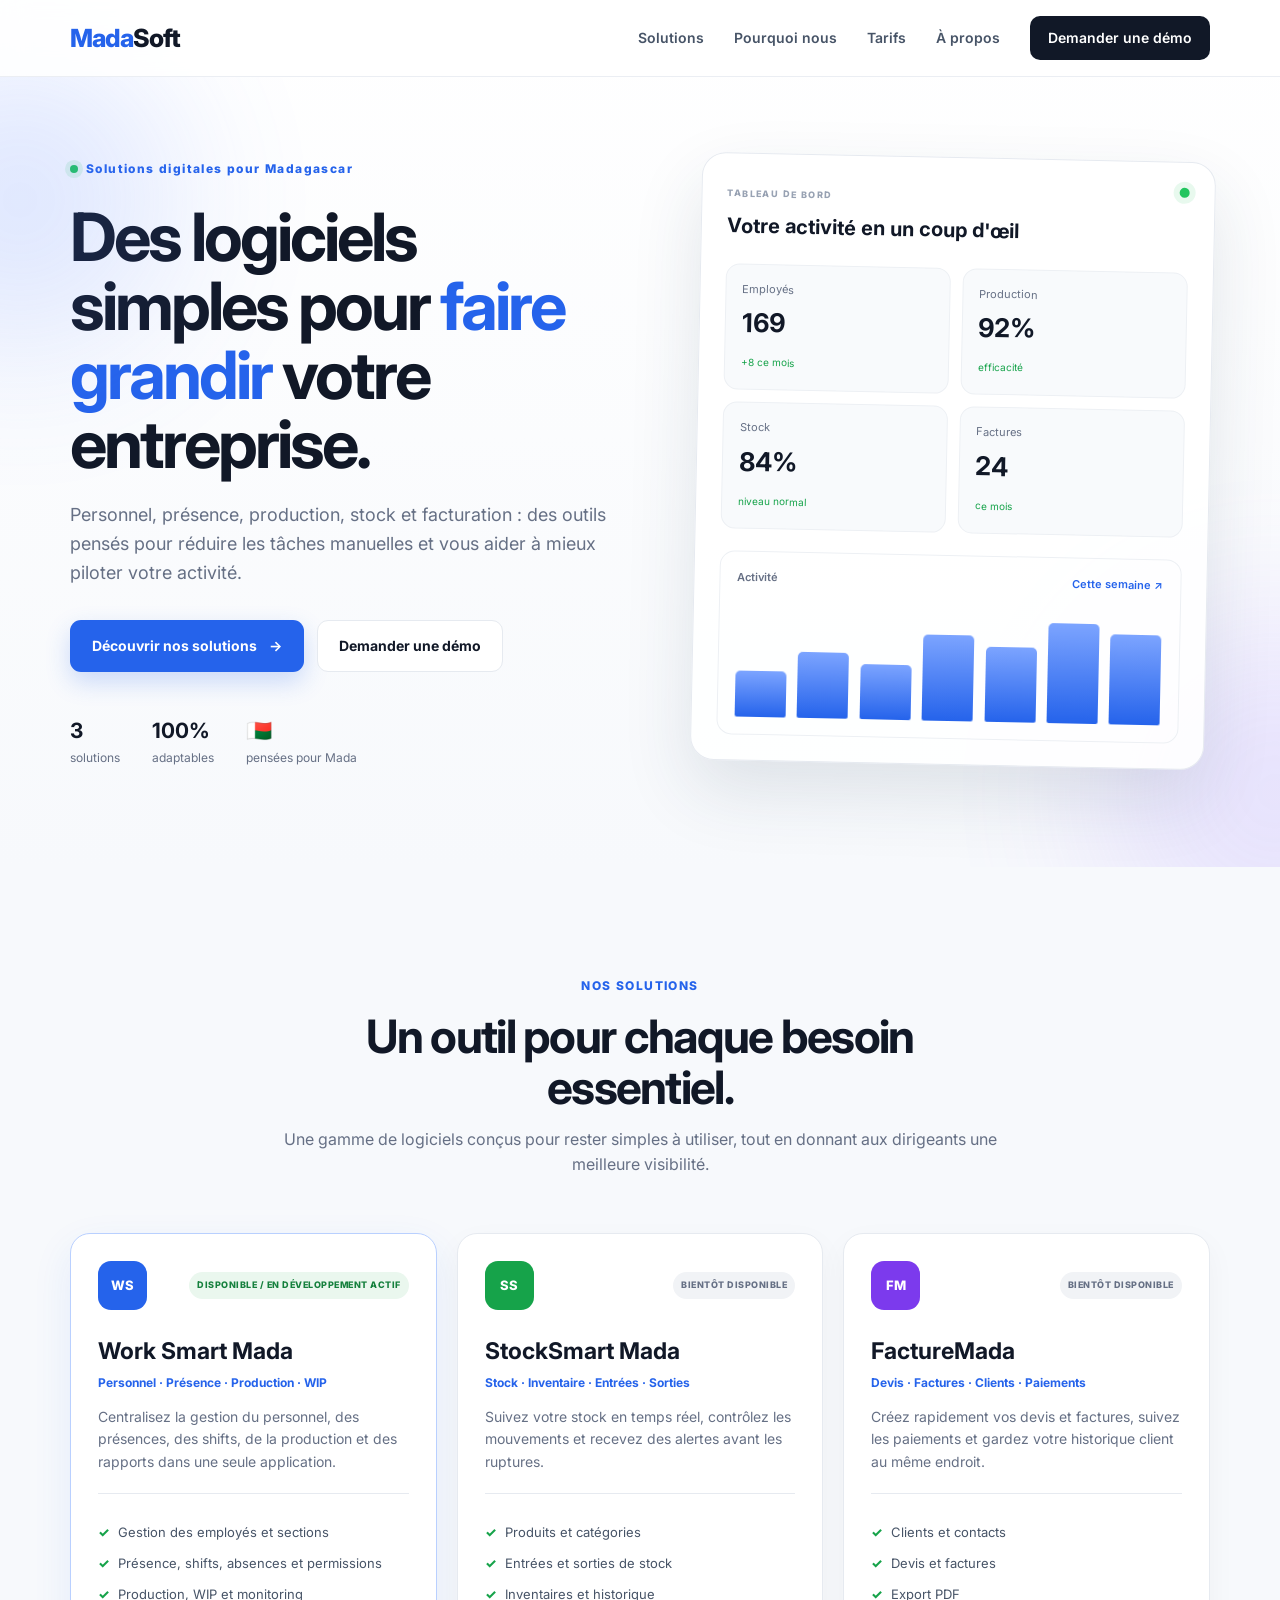
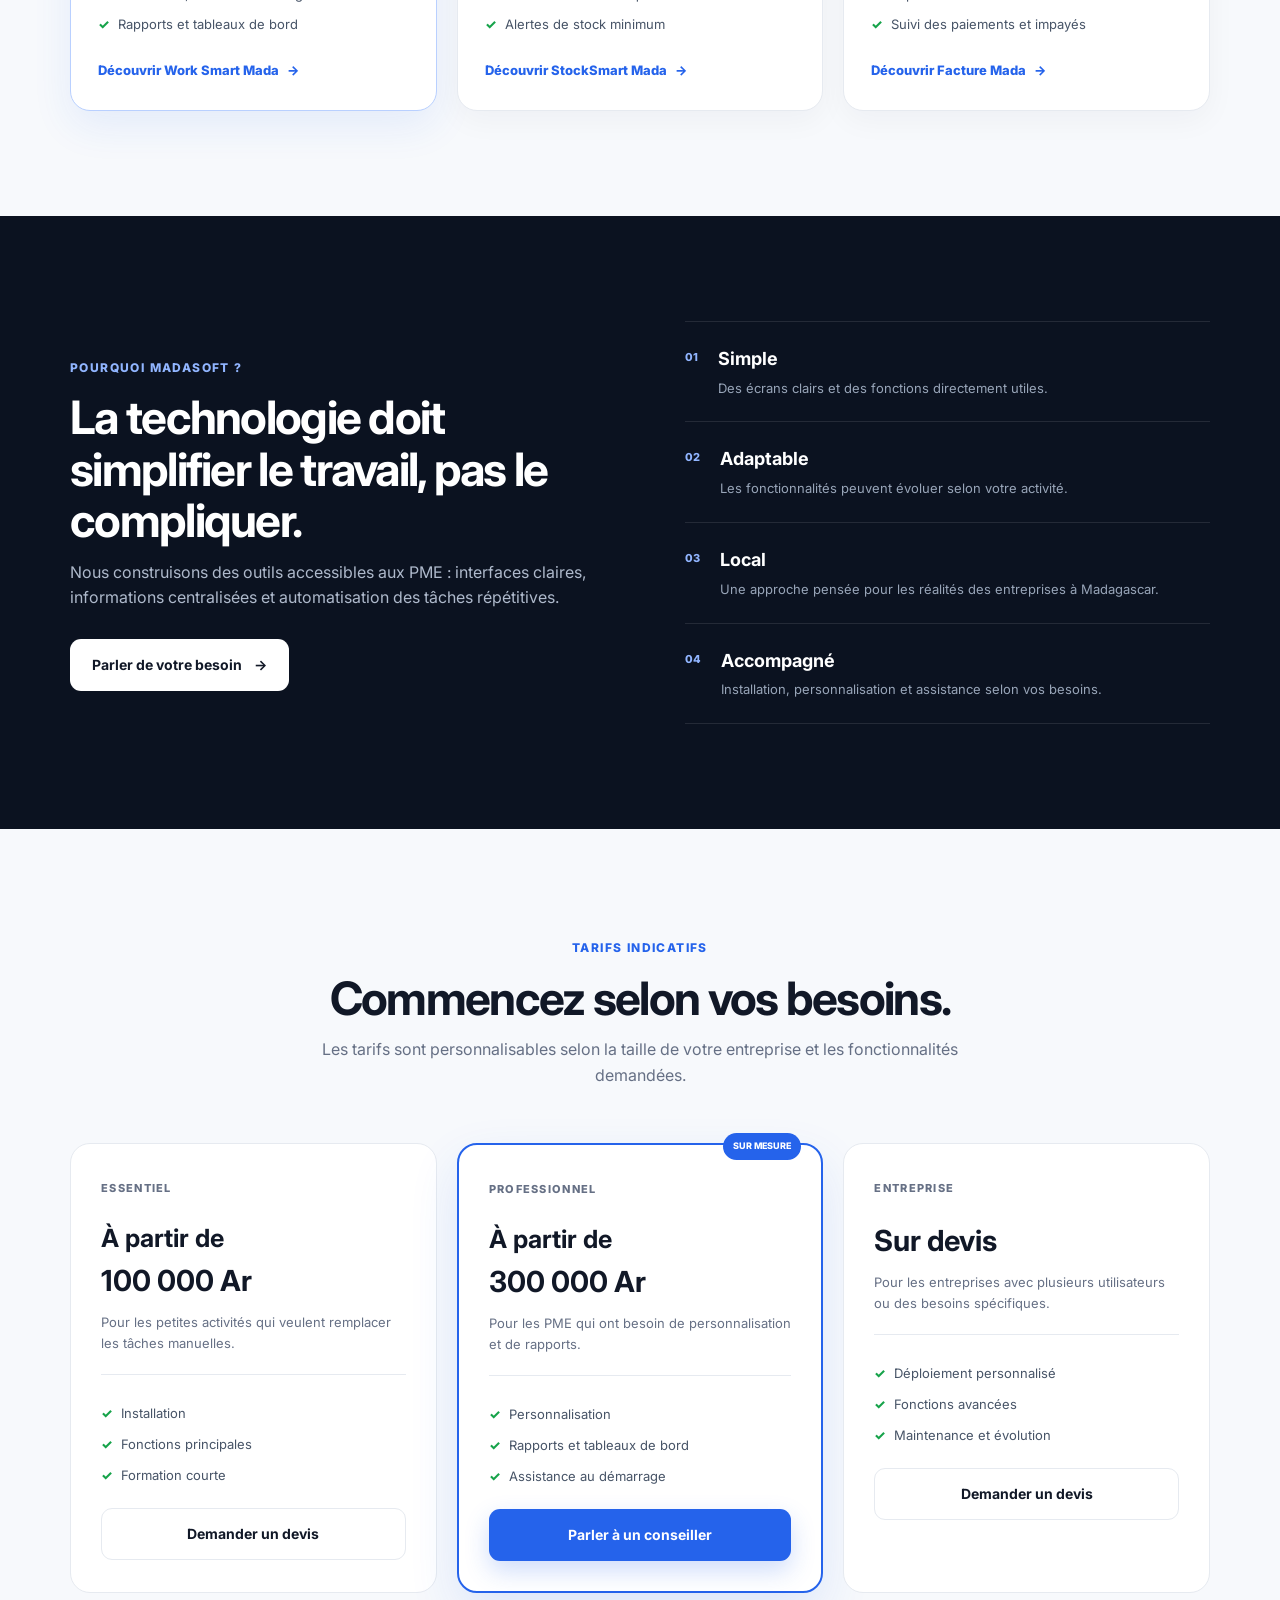
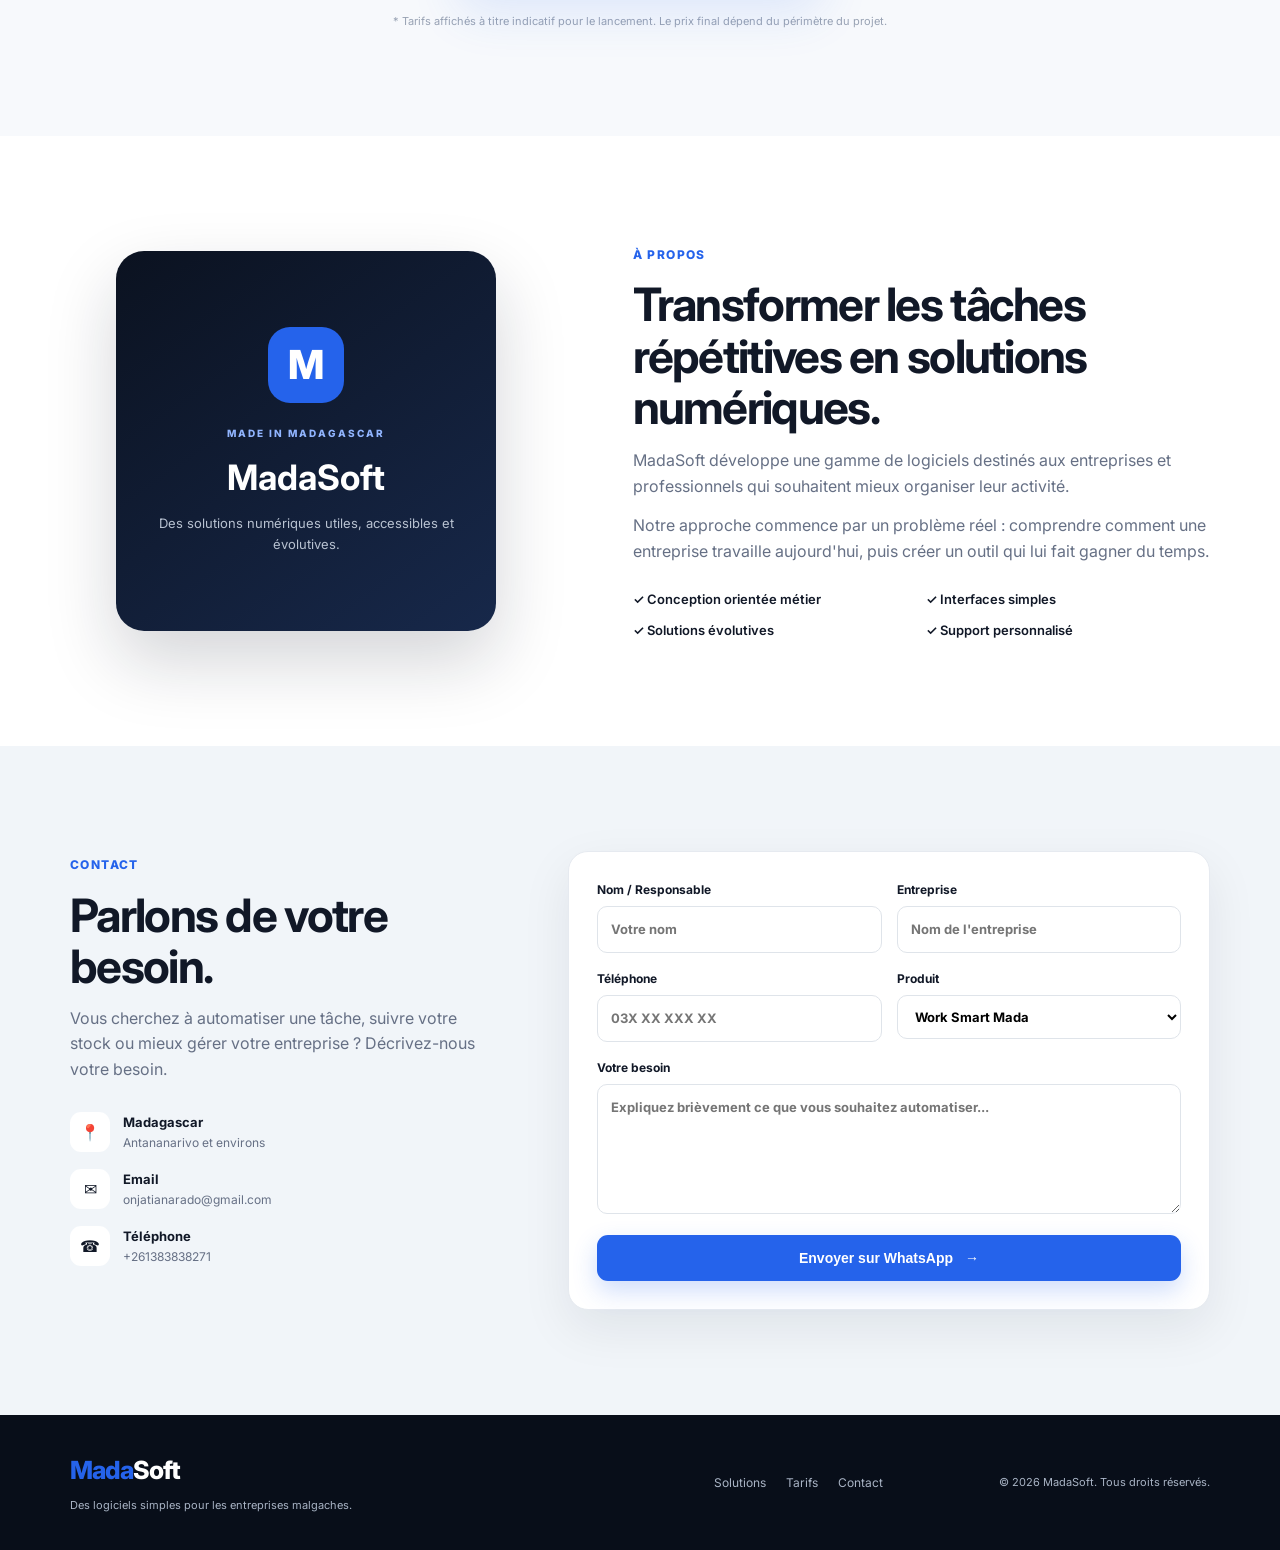
<file: index.html>
<!DOCTYPE html>
<html lang="fr">
<head>
  <meta charset="UTF-8">
  <meta name="viewport" content="width=device-width, initial-scale=1.0">
  <meta name="description" content="MadaSoft - Des logiciels simples pour les entreprises malgaches. Work Smart Mada, StockSmart Mada et FactureMada.">
  <title>MadaSoft | Des logiciels simples pour votre entreprise</title>
  <link rel="preconnect" href="https://fonts.googleapis.com">
  <link rel="preconnect" href="https://fonts.gstatic.com" crossorigin>
  <link href="https://fonts.googleapis.com/css2?family=Inter:wght@400;500;600;700;800&display=swap" rel="stylesheet">
  <link rel="stylesheet" href="style.css">
</head>
<body>

<header class="header" id="top">
  <nav class="navbar container">
    <a href="#accueil" class="logo"><span>Mada</span>Soft</a>
    <button class="menu-toggle" id="menuToggle" aria-label="Ouvrir le menu">☰</button>
    <div class="nav-links" id="navLinks">
      <a href="#solutions">Solutions</a>
      <a href="#pourquoi">Pourquoi nous</a>
      <a href="#tarifs">Tarifs</a>
      <a href="#apropos">À propos</a>
      <a href="#contact" class="nav-cta">Demander une démo</a>
    </div>
  </nav>
</header>

<main>
  <section class="hero" id="accueil">
    <div class="hero-glow glow-one"></div>
    <div class="hero-glow glow-two"></div>
    <div class="container hero-grid">
      <div class="hero-content reveal">
        <div class="eyebrow"><span class="pulse"></span> Solutions digitales pour Madagascar</div>
        <h1>Des logiciels simples pour <span>faire grandir</span> votre entreprise.</h1>
        <p class="hero-text">
          Personnel, présence, production, stock et facturation :
          des outils pensés pour réduire les tâches manuelles et vous aider à mieux piloter votre activité.
        </p>
        <div class="hero-actions">
          <a href="#solutions" class="btn btn-primary">Découvrir nos solutions <span>→</span></a>
          <a href="#contact" class="btn btn-secondary">Demander une démo</a>
        </div>
        <div class="trust-row">
          <div><strong>3</strong><span>solutions</span></div>
          <div><strong>100%</strong><span>adaptables</span></div>
          <div><strong>🇲🇬</strong><span>pensées pour Mada</span></div>
        </div>
      </div>

      <div class="hero-visual reveal delay-1">
        <div class="dashboard-card">
          <div class="dash-top">
            <div>
              <span class="mini-label">TABLEAU DE BORD</span>
              <h3>Votre activité en un coup d'œil</h3>
            </div>
            <div class="status-dot"></div>
          </div>
          <div class="metric-grid">
            <div class="metric-card">
              <span>Employés</span><strong>169</strong><small>+8 ce mois</small>
            </div>
            <div class="metric-card">
              <span>Production</span><strong>92%</strong><small>efficacité</small>
            </div>
            <div class="metric-card">
              <span>Stock</span><strong>84%</strong><small>niveau normal</small>
            </div>
            <div class="metric-card">
              <span>Factures</span><strong>24</strong><small>ce mois</small>
            </div>
          </div>
          <div class="chart-box">
            <div class="chart-head"><span>Activité</span><span>Cette semaine ↗</span></div>
            <div class="bars">
              <i style="height:42%"></i><i style="height:60%"></i><i style="height:50%"></i>
              <i style="height:78%"></i><i style="height:68%"></i><i style="height:91%"></i><i style="height:82%"></i>
            </div>
          </div>
        </div>
      </div>
    </div>
  </section>

  <section class="section" id="solutions">
    <div class="container">
      <div class="section-heading reveal">
        <span class="section-tag">NOS SOLUTIONS</span>
        <h2>Un outil pour chaque besoin essentiel.</h2>
        <p>Une gamme de logiciels conçus pour rester simples à utiliser, tout en donnant aux dirigeants une meilleure visibilité.</p>
      </div>

      <div class="product-grid">
        <article class="product-card featured reveal">
          <div class="product-top">
            <div class="product-icon icon-blue">WS</div>
            <span class="badge available">Disponible / en développement actif</span>
          </div>
          <h3>Work Smart Mada</h3>
          <p class="product-subtitle">Personnel · Présence · Production · WIP</p>
          <p>Centralisez la gestion du personnel, des présences, des shifts, de la production et des rapports dans une seule application.</p>
          <ul>
            <li>Gestion des employés et sections</li>
            <li>Présence, shifts, absences et permissions</li>
            <li>Production, WIP et monitoring</li>
            <li>Rapports et tableaux de bord</li>
          </ul>
        <a href="ws/work-smart-mada.html" class="product-link">
Découvrir Work Smart Mada <span>→</span>
</a>
        </article>

        <article class="product-card reveal delay-1">
          <div class="product-top">
            <div class="product-icon icon-green">SS</div>
            <span class="badge coming">Bientôt disponible</span>
          </div>
          <h3>StockSmart Mada</h3>
          <p class="product-subtitle">Stock · Inventaire · Entrées · Sorties</p>
          <p>Suivez votre stock en temps réel, contrôlez les mouvements et recevez des alertes avant les ruptures.</p>
          <ul>
            <li>Produits et catégories</li>
            <li>Entrées et sorties de stock</li>
            <li>Inventaires et historique</li>
            <li>Alertes de stock minimum</li>
	
          </ul>
				  <a href="ss/stock-smart-mada.html" class="product-link">
    Découvrir StockSmart Mada <span>→</span>
</a>
 </article>
        <article class="product-card reveal delay-2">
          <div class="product-top">
            <div class="product-icon icon-purple">FM</div>
            <span class="badge coming">Bientôt disponible</span>
          </div>
          <h3>FactureMada</h3>
          <p class="product-subtitle">Devis · Factures · Clients · Paiements</p>
          <p>Créez rapidement vos devis et factures, suivez les paiements et gardez votre historique client au même endroit.</p>
          <ul>
            <li>Clients et contacts</li>
            <li>Devis et factures</li>
            <li>Export PDF</li>
            <li>Suivi des paiements et impayés</li>
          </ul>
         				  <a href="fm/facture-mada.html" class="product-link">
    Découvrir Facture Mada <span>→</span>
</a>
        </article>
      </div>
    </div>
  </section>

  <section class="section dark-section" id="pourquoi">
    <div class="container why-grid">
      <div class="why-content reveal">
        <span class="section-tag light">POURQUOI MADASOFT ?</span>
        <h2>La technologie doit simplifier le travail, pas le compliquer.</h2>
        <p>Nous construisons des outils accessibles aux PME : interfaces claires, informations centralisées et automatisation des tâches répétitives.</p>
        <a href="#contact" class="btn btn-light">Parler de votre besoin <span>→</span></a>
      </div>
      <div class="benefits reveal delay-1">
        <div class="benefit"><span class="benefit-number">01</span><div><h3>Simple</h3><p>Des écrans clairs et des fonctions directement utiles.</p></div></div>
        <div class="benefit"><span class="benefit-number">02</span><div><h3>Adaptable</h3><p>Les fonctionnalités peuvent évoluer selon votre activité.</p></div></div>
        <div class="benefit"><span class="benefit-number">03</span><div><h3>Local</h3><p>Une approche pensée pour les réalités des entreprises à Madagascar.</p></div></div>
        <div class="benefit"><span class="benefit-number">04</span><div><h3>Accompagné</h3><p>Installation, personnalisation et assistance selon vos besoins.</p></div></div>
      </div>
    </div>
  </section>

  <section class="section" id="tarifs">
    <div class="container">
      <div class="section-heading reveal">
        <span class="section-tag">TARIFS INDICATIFS</span>
        <h2>Commencez selon vos besoins.</h2>
        <p>Les tarifs sont personnalisables selon la taille de votre entreprise et les fonctionnalités demandées.</p>
      </div>
      <div class="pricing-grid">
        <div class="price-card reveal">
          <span class="price-label">ESSENTIEL</span>
          <h3>À partir de <strong>100 000 Ar</strong></h3>
          <p>Pour les petites activités qui veulent remplacer les tâches manuelles.</p>
          <ul><li>Installation</li><li>Fonctions principales</li><li>Formation courte</li></ul>
          <a href="#contact" class="btn btn-secondary full">Demander un devis</a>
        </div>
        <div class="price-card price-featured reveal delay-1">
          <span class="popular">SUR MESURE</span>
          <span class="price-label">PROFESSIONNEL</span>
          <h3>À partir de <strong>300 000 Ar</strong></h3>
          <p>Pour les PME qui ont besoin de personnalisation et de rapports.</p>
          <ul><li>Personnalisation</li><li>Rapports et tableaux de bord</li><li>Assistance au démarrage</li></ul>
          <a href="#contact" class="btn btn-primary full">Parler à un conseiller</a>
        </div>
        <div class="price-card reveal delay-2">
          <span class="price-label">ENTREPRISE</span>
          <h3><strong>Sur devis</strong></h3>
          <p>Pour les entreprises avec plusieurs utilisateurs ou des besoins spécifiques.</p>
          <ul><li>Déploiement personnalisé</li><li>Fonctions avancées</li><li>Maintenance et évolution</li></ul>
          <a href="#contact" class="btn btn-secondary full">Demander un devis</a>
        </div>
      </div>
      <p class="price-note">* Tarifs affichés à titre indicatif pour le lancement. Le prix final dépend du périmètre du projet.</p>
    </div>
  </section>

  <section class="section about-section" id="apropos">
    <div class="container about-grid">
      <div class="about-visual reveal">
        <div class="about-box">
          <div class="about-logo">M</div>
          <span>MADE IN MADAGASCAR</span>
          <strong>MadaSoft</strong>
          <p>Des solutions numériques utiles, accessibles et évolutives.</p>
        </div>
      </div>
      <div class="about-content reveal delay-1">
        <span class="section-tag">À PROPOS</span>
        <h2>Transformer les tâches répétitives en solutions numériques.</h2>
        <p>MadaSoft développe une gamme de logiciels destinés aux entreprises et professionnels qui souhaitent mieux organiser leur activité.</p>
        <p>Notre approche commence par un problème réel : comprendre comment une entreprise travaille aujourd'hui, puis créer un outil qui lui fait gagner du temps.</p>
        <div class="about-points">
          <span>✓ Conception orientée métier</span>
          <span>✓ Interfaces simples</span>
          <span>✓ Solutions évolutives</span>
          <span>✓ Support personnalisé</span>
        </div>
      </div>
    </div>
  </section>

  <section class="section contact-section" id="contact">
    <div class="container contact-grid">
      <div class="contact-copy reveal">
        <span class="section-tag">CONTACT</span>
        <h2>Parlons de votre besoin.</h2>
        <p>Vous cherchez à automatiser une tâche, suivre votre stock ou mieux gérer votre entreprise ? Décrivez-nous votre besoin.</p>
        <div class="contact-info">
          <div><span>📍</span><div><strong>Madagascar</strong><small>Antananarivo et environs</small></div></div>
          <div><span>✉</span><div><strong>Email</strong><small>onjatianarado@gmail.com</small></div></div>
          <div><span>☎</span><div><strong>Téléphone</strong><small>+261383838271</small></div></div>
        </div>
      </div>

      <form class="contact-form reveal delay-1" id="contactForm">
        <div class="form-row">
          <label>Nom / Responsable<input type="text" id="name" required placeholder="Votre nom"></label>
          <label>Entreprise<input type="text" id="company" placeholder="Nom de l'entreprise"></label>
        </div>
        <div class="form-row">
          <label>Téléphone<input type="tel" id="phone" required placeholder="03X XX XXX XX"></label>
          <label>Produit
            <select id="product">
              <option value="Work Smart Mada">Work Smart Mada</option>
              <option value="StockSmart Mada">StockSmart Mada</option>
              <option value="FactureMada">FactureMada</option>
              <option value="Projet personnalisé">Projet personnalisé</option>
            </select>
          </label>
        </div>
        <label>Votre besoin<textarea id="message" rows="5" required placeholder="Expliquez brièvement ce que vous souhaitez automatiser..."></textarea></label>
       <button class="btn btn-primary full" type="submit">
Envoyer sur WhatsApp <span>→</span>
</button>

      </form>
    </div>
  </section>
</main>

<footer class="footer">
  <div class="container footer-inner">
    <div><a href="#accueil" class="logo footer-logo"><span>Mada</span>Soft</a><p>Des logiciels simples pour les entreprises malgaches.</p></div>
    <div class="footer-links"><a href="#solutions">Solutions</a><a href="#tarifs">Tarifs</a><a href="#contact">Contact</a></div>
    <div class="copyright">© <span id="year"></span> MadaSoft. Tous droits réservés.</div>
  </div>
</footer>

<script src="script.js"></script>
</body>
</html>
</file>
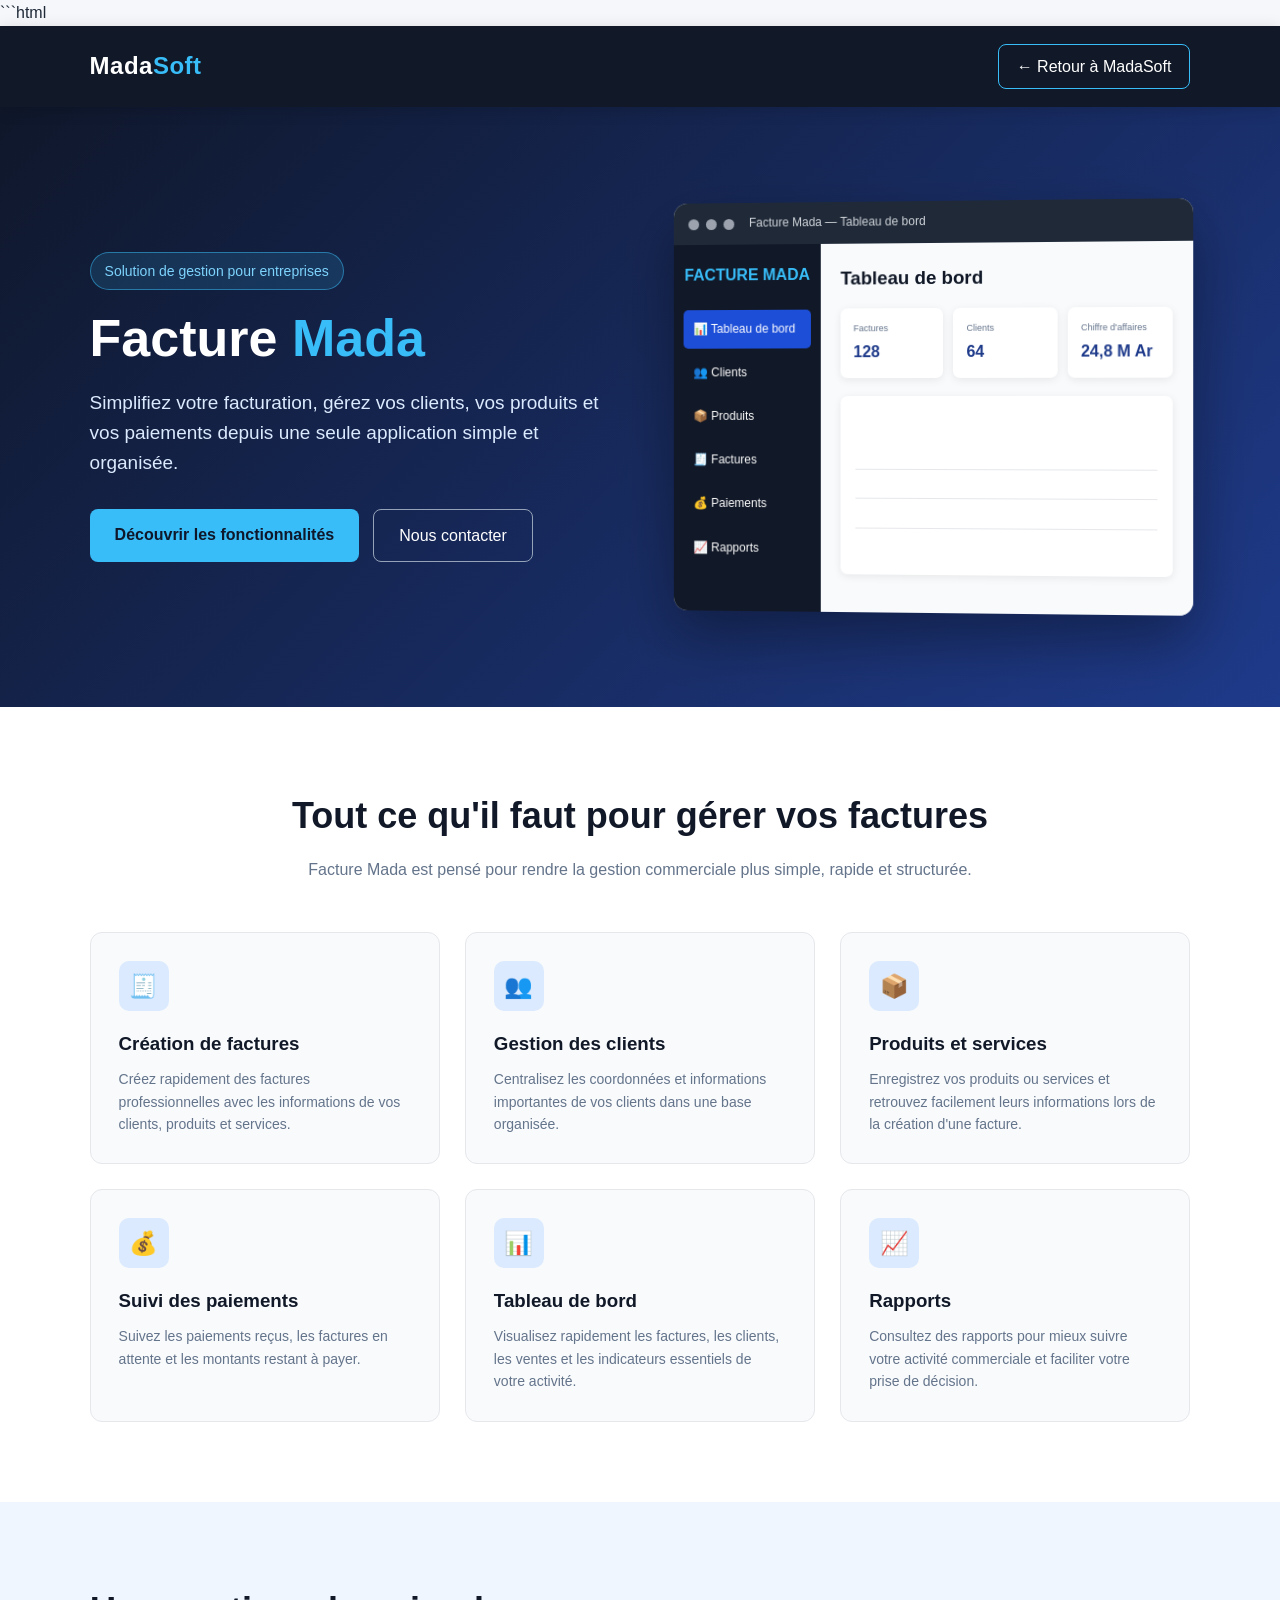
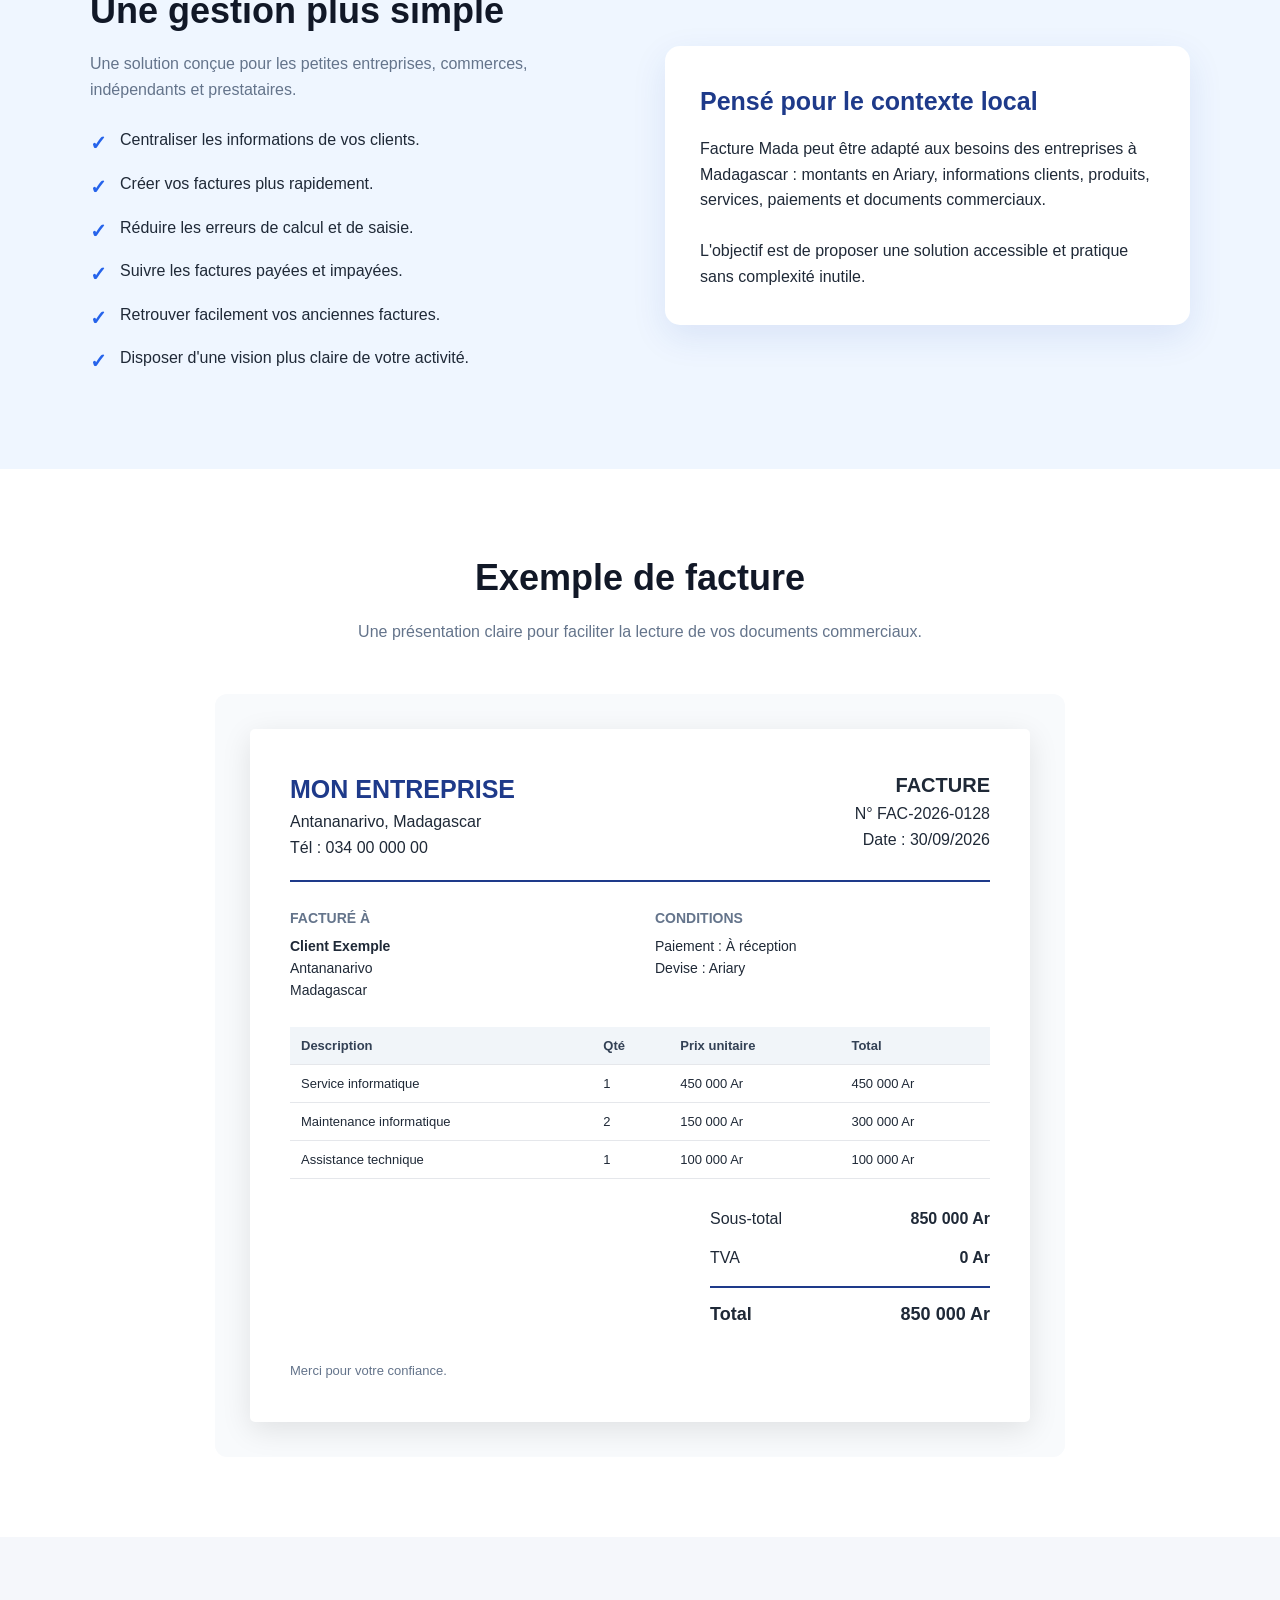
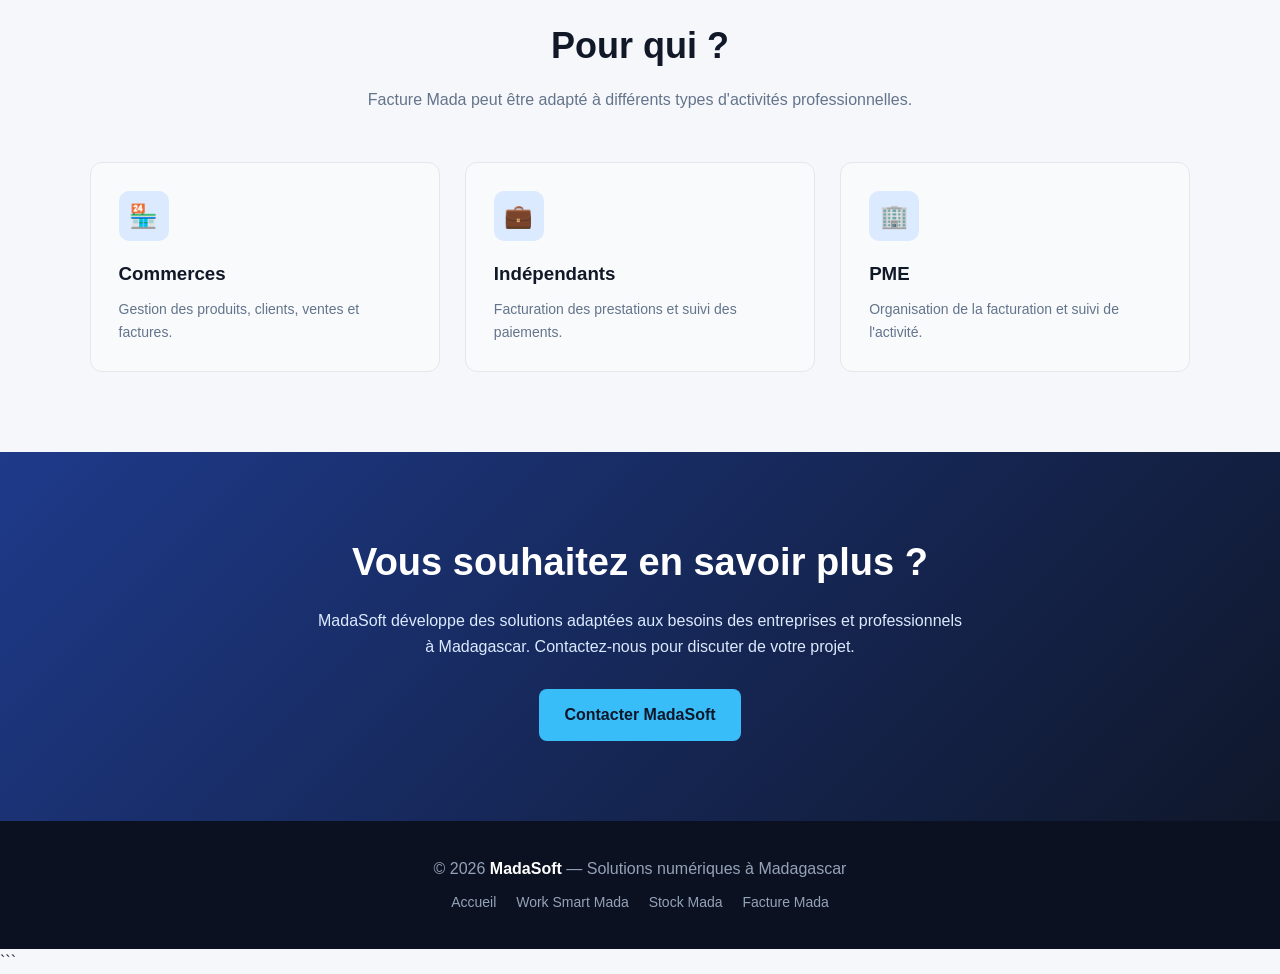
<file: fm/facture-mada.html>
```html
<!DOCTYPE html>
<html lang="fr">
<head>
    <meta charset="UTF-8">
    <meta name="viewport" content="width=device-width, initial-scale=1.0">

    <title>Facture Mada - Logiciel de facturation | MadaSoft</title>

    <meta name="description"
          content="Facture Mada est une solution simple de gestion des factures, clients, produits et paiements pour les entreprises et indépendants à Madagascar.">

    <style>
        * {
            margin: 0;
            padding: 0;
            box-sizing: border-box;
        }

        html {
            scroll-behavior: smooth;
        }

        body {
            font-family: Arial, Helvetica, sans-serif;
            background: #f5f7fb;
            color: #1f2937;
            line-height: 1.6;
        }

        a {
            text-decoration: none;
        }

        /* =========================
           HEADER
        ========================= */

        header {
            background: #111827;
            color: white;
            padding: 18px 7%;
            display: flex;
            justify-content: space-between;
            align-items: center;
            position: sticky;
            top: 0;
            z-index: 1000;
            box-shadow: 0 3px 15px rgba(0,0,0,0.15);
        }

        .logo {
            font-size: 24px;
            font-weight: bold;
            letter-spacing: 0.5px;
        }

        .logo span {
            color: #38bdf8;
        }

        .back-btn {
            color: white;
            border: 1px solid #38bdf8;
            padding: 9px 18px;
            border-radius: 8px;
            transition: 0.3s;
        }

        .back-btn:hover {
            background: #38bdf8;
            color: #111827;
        }

        /* =========================
           HERO
        ========================= */

        .hero {
            min-height: 600px;
            background: linear-gradient(135deg, #0f172a, #1e3a8a);
            color: white;
            display: flex;
            align-items: center;
            padding: 70px 7%;
        }

        .hero-container {
            width: 100%;
            max-width: 1200px;
            margin: auto;
            display: grid;
            grid-template-columns: 1fr 1fr;
            gap: 60px;
            align-items: center;
        }

        .hero-text h1 {
            font-size: 52px;
            line-height: 1.1;
            margin-bottom: 20px;
        }

        .hero-text h1 span {
            color: #38bdf8;
        }

        .hero-text p {
            font-size: 19px;
            color: #dbeafe;
            margin-bottom: 30px;
            max-width: 600px;
        }

        .badge {
            display: inline-block;
            background: rgba(56,189,248,0.15);
            border: 1px solid rgba(56,189,248,0.5);
            color: #7dd3fc;
            padding: 7px 14px;
            border-radius: 30px;
            margin-bottom: 20px;
            font-size: 14px;
        }

        .hero-buttons {
            display: flex;
            gap: 14px;
            flex-wrap: wrap;
        }

        .btn-primary {
            display: inline-block;
            background: #38bdf8;
            color: #0f172a;
            padding: 13px 25px;
            border-radius: 8px;
            font-weight: bold;
            transition: 0.3s;
        }

        .btn-primary:hover {
            background: #7dd3fc;
            transform: translateY(-2px);
        }

        .btn-secondary {
            display: inline-block;
            border: 1px solid #94a3b8;
            color: white;
            padding: 13px 25px;
            border-radius: 8px;
            transition: 0.3s;
        }

        .btn-secondary:hover {
            background: white;
            color: #0f172a;
        }

        /* =========================
           SIMULATED SOFTWARE
        ========================= */

        .software-window {
            background: #e5e7eb;
            border-radius: 14px;
            overflow: hidden;
            box-shadow: 0 25px 60px rgba(0,0,0,0.35);
            transform: perspective(1000px) rotateY(-3deg);
        }

        .window-header {
            height: 42px;
            background: #1f2937;
            display: flex;
            align-items: center;
            padding: 0 15px;
            gap: 7px;
        }

        .circle {
            width: 11px;
            height: 11px;
            border-radius: 50%;
            background: #9ca3af;
        }

        .window-title {
            color: #d1d5db;
            font-size: 12px;
            margin-left: 8px;
        }

        .app-content {
            display: flex;
            min-height: 370px;
        }

        .sidebar {
            width: 150px;
            background: #111827;
            padding: 18px 10px;
            color: white;
        }

        .side-logo {
            font-size: 16px;
            font-weight: bold;
            margin-bottom: 22px;
            text-align: center;
            color: #38bdf8;
        }

        .side-item {
            padding: 10px;
            margin-bottom: 5px;
            border-radius: 5px;
            font-size: 12px;
        }

        .side-item.active {
            background: #1d4ed8;
        }

        .dashboard {
            flex: 1;
            background: #f8fafc;
            padding: 20px;
        }

        .dashboard h3 {
            color: #111827;
            margin-bottom: 15px;
        }

        .cards {
            display: grid;
            grid-template-columns: repeat(3, 1fr);
            gap: 10px;
            margin-bottom: 18px;
        }

        .card {
            background: white;
            border-radius: 7px;
            padding: 13px;
            box-shadow: 0 2px 8px rgba(0,0,0,0.08);
        }

        .card small {
            color: #64748b;
            font-size: 9px;
        }

        .card strong {
            display: block;
            margin-top: 4px;
            font-size: 16px;
            color: #1e3a8a;
        }

        .invoice-preview {
            background: white;
            border-radius: 7px;
            padding: 15px;
            box-shadow: 0 2px 8px rgba(0,0,0,0.08);
        }

        .invoice-title {
            display: flex;
            justify-content: space-between;
            margin-bottom: 12px;
            font-size: 11px;
            font-weight: bold;
        }

        .invoice-line {
            display: grid;
            grid-template-columns: 2fr 1fr 1fr 1fr;
            padding: 7px 0;
            border-bottom: 1px solid #e5e7eb;
            font-size: 9px;
        }

        .invoice-total {
            text-align: right;
            font-weight: bold;
            margin-top: 12px;
            font-size: 12px;
        }

        /* =========================
           SECTION GENERAL
        ========================= */

        section {
            padding: 80px 7%;
        }

        .section-title {
            text-align: center;
            max-width: 750px;
            margin: 0 auto 50px;
        }

        .section-title h2 {
            font-size: 36px;
            color: #111827;
            margin-bottom: 12px;
        }

        .section-title p {
            color: #64748b;
        }

        /* =========================
           FEATURES
        ========================= */

        .features {
            background: white;
        }

        .feature-grid {
            max-width: 1200px;
            margin: auto;
            display: grid;
            grid-template-columns: repeat(3, 1fr);
            gap: 25px;
        }

        .feature-card {
            background: #f8fafc;
            border: 1px solid #e5e7eb;
            border-radius: 12px;
            padding: 28px;
            transition: 0.3s;
        }

        .feature-card:hover {
            transform: translateY(-5px);
            box-shadow: 0 12px 30px rgba(0,0,0,0.08);
        }

        .feature-icon {
            width: 50px;
            height: 50px;
            border-radius: 10px;
            background: #dbeafe;
            color: #1d4ed8;
            display: flex;
            justify-content: center;
            align-items: center;
            font-size: 23px;
            margin-bottom: 18px;
        }

        .feature-card h3 {
            margin-bottom: 9px;
            color: #111827;
        }

        .feature-card p {
            color: #64748b;
            font-size: 14px;
        }

        /* =========================
           BENEFITS
        ========================= */

        .benefits {
            background: #eff6ff;
        }

        .benefit-container {
            max-width: 1100px;
            margin: auto;
            display: grid;
            grid-template-columns: 1fr 1fr;
            gap: 50px;
            align-items: center;
        }

        .benefit-list {
            list-style: none;
        }

        .benefit-list li {
            margin-bottom: 18px;
            padding-left: 30px;
            position: relative;
        }

        .benefit-list li::before {
            content: "✓";
            position: absolute;
            left: 0;
            top: 0;
            color: #2563eb;
            font-weight: bold;
            font-size: 20px;
        }

        .benefit-box {
            background: white;
            padding: 35px;
            border-radius: 15px;
            box-shadow: 0 12px 35px rgba(30,64,175,0.1);
        }

        .benefit-box h3 {
            font-size: 25px;
            margin-bottom: 15px;
            color: #1e3a8a;
        }

        /* =========================
           INVOICE SECTION
        ========================= */

        .invoice-section {
            background: white;
        }

        .invoice-demo {
            max-width: 850px;
            margin: auto;
            background: #f8fafc;
            padding: 35px;
            border-radius: 12px;
        }

        .invoice-paper {
            background: white;
            padding: 40px;
            box-shadow: 0 8px 30px rgba(0,0,0,0.1);
            border-radius: 5px;
        }

        .paper-header {
            display: flex;
            justify-content: space-between;
            border-bottom: 2px solid #1e3a8a;
            padding-bottom: 20px;
            margin-bottom: 25px;
        }

        .company-name {
            font-size: 25px;
            font-weight: bold;
            color: #1e3a8a;
        }

        .invoice-number {
            text-align: right;
        }

        .invoice-number strong {
            font-size: 20px;
        }

        .client-info {
            display: grid;
            grid-template-columns: 1fr 1fr;
            gap: 30px;
            margin-bottom: 25px;
            font-size: 14px;
        }

        .client-info h4 {
            color: #64748b;
            margin-bottom: 5px;
        }

        .invoice-table {
            width: 100%;
            border-collapse: collapse;
            margin-bottom: 20px;
        }

        .invoice-table th,
        .invoice-table td {
            padding: 11px;
            border-bottom: 1px solid #e5e7eb;
            text-align: left;
            font-size: 13px;
        }

        .invoice-table th {
            background: #f1f5f9;
            color: #334155;
        }

        .total-area {
            margin-left: auto;
            width: 280px;
        }

        .total-row {
            display: flex;
            justify-content: space-between;
            padding: 7px 0;
        }

        .total-final {
            border-top: 2px solid #1e3a8a;
            margin-top: 8px;
            padding-top: 12px;
            font-size: 18px;
            font-weight: bold;
        }

        /* =========================
           CTA
        ========================= */

        .cta {
            background: linear-gradient(135deg, #1e3a8a, #0f172a);
            color: white;
            text-align: center;
        }

        .cta h2 {
            font-size: 38px;
            margin-bottom: 15px;
        }

        .cta p {
            max-width: 650px;
            margin: 0 auto 30px;
            color: #dbeafe;
        }

        /* =========================
           FOOTER
        ========================= */

        footer {
            background: #0b1120;
            color: #94a3b8;
            padding: 35px 7%;
            text-align: center;
        }

        footer strong {
            color: white;
        }

        .footer-links {
            margin-top: 10px;
        }

        .footer-links a {
            color: #94a3b8;
            margin: 0 8px;
            font-size: 14px;
        }

        .footer-links a:hover {
            color: #38bdf8;
        }

        /* =========================
           RESPONSIVE
        ========================= */

        @media (max-width: 900px) {

            .hero-container,
            .benefit-container {
                grid-template-columns: 1fr;
            }

            .hero {
                padding-top: 60px;
            }

            .hero-text h1 {
                font-size: 42px;
            }

            .feature-grid {
                grid-template-columns: repeat(2, 1fr);
            }

            .software-window {
                transform: none;
            }
        }

        @media (max-width: 600px) {

            header {
                padding: 15px 5%;
            }

            .logo {
                font-size: 20px;
            }

            .back-btn {
                padding: 7px 12px;
                font-size: 13px;
            }

            section {
                padding: 60px 5%;
            }

            .hero {
                padding: 55px 5%;
            }

            .hero-text h1 {
                font-size: 36px;
            }

            .hero-text p {
                font-size: 16px;
            }

            .feature-grid {
                grid-template-columns: 1fr;
            }

            .cards {
                grid-template-columns: 1fr;
            }

            .sidebar {
                width: 105px;
            }

            .app-content {
                min-height: 430px;
            }

            .invoice-paper {
                padding: 20px;
            }

            .paper-header {
                flex-direction: column;
                gap: 15px;
            }

            .invoice-number {
                text-align: left;
            }

            .client-info {
                grid-template-columns: 1fr;
            }

            .invoice-demo {
                padding: 15px;
            }

            .invoice-table {
                font-size: 11px;
            }

            .invoice-table th,
            .invoice-table td {
                padding: 7px 4px;
            }

            .total-area {
                width: 100%;
            }

            .cta h2 {
                font-size: 30px;
            }
        }
    </style>
</head>

<body>

<!-- =========================
     HEADER
========================= -->

<header>

    <div class="logo">
        Mada<span>Soft</span>
    </div>

    <a href="../index.html" class="back-btn">
        ← Retour à MadaSoft
    </a>

</header>


<!-- =========================
     HERO
========================= -->

<section class="hero">

    <div class="hero-container">

        <div class="hero-text">

            <div class="badge">
                Solution de gestion pour entreprises
            </div>

            <h1>
                Facture <span>Mada</span>
            </h1>

            <p>
                Simplifiez votre facturation, gérez vos clients,
                vos produits et vos paiements depuis une seule
                application simple et organisée.
            </p>

            <div class="hero-buttons">

                <a href="#fonctionnalites" class="btn-primary">
                    Découvrir les fonctionnalités
                </a>

                <a href="#contact" class="btn-secondary">
                    Nous contacter
                </a>

            </div>

        </div>


        <!-- SIMULATION LOGICIEL -->

        <div class="software-window">

            <div class="window-header">

                <div class="circle"></div>
                <div class="circle"></div>
                <div class="circle"></div>

                <div class="window-title">
                    Facture Mada — Tableau de bord
                </div>

            </div>


            <div class="app-content">

                <div class="sidebar">

                    <div class="side-logo">
                        FACTURE MADA
                    </div>

                    <div class="side-item active">
                        📊 Tableau de bord
                    </div>

                    <div class="side-item">
                        👥 Clients
                    </div>

                    <div class="side-item">
                        📦 Produits
                    </div>

                    <div class="side-item">
                        🧾 Factures
                    </div>

                    <div class="side-item">
                        💰 Paiements
                    </div>

                    <div class="side-item">
                        📈 Rapports
                    </div>

                </div>


                <div class="dashboard">

                    <h3>
                        Tableau de bord
                    </h3>


                    <div class="cards">

                        <div class="card">
                            <small>Factures</small>
                            <strong>128</strong>
                        </div>

                        <div class="card">
                            <small>Clients</small>
                            <strong>64</strong>
                        </div>

                        <div class="card">
                            <small>Chiffre d'affaires</small>
                            <strong>24,8 M Ar</strong>
                        </div>

                    </div>


                    <div class="invoice-preview">

                        <div class="invoice-title">

                            <span>
                                FACTURE
                            </span>

                            <span>
                                FAC-2026-0128
                            </span>

                        </div>

                        <div class="invoice-line">
                            <span>Produit / Service</span>
                            <span>Qté</span>
                            <span>Prix</span>
                            <span>Total</span>
                        </div>

                        <div class="invoice-line">
                            <span>Service informatique</span>
                            <span>1</span>
                            <span>450 000</span>
                            <span>450 000</span>
                        </div>

                        <div class="invoice-line">
                            <span>Maintenance</span>
                            <span>2</span>
                            <span>150 000</span>
                            <span>300 000</span>
                        </div>

                        <div class="invoice-total">
                            Total : 750 000 Ar
                        </div>

                    </div>

                </div>

            </div>

        </div>

    </div>

</section>


<!-- =========================
     FONCTIONNALITÉS
========================= -->

<section class="features" id="fonctionnalites">

    <div class="section-title">

        <h2>
            Tout ce qu'il faut pour gérer vos factures
        </h2>

        <p>
            Facture Mada est pensé pour rendre la gestion
            commerciale plus simple, rapide et structurée.
        </p>

    </div>


    <div class="feature-grid">


        <div class="feature-card">

            <div class="feature-icon">
                🧾
            </div>

            <h3>
                Création de factures
            </h3>

            <p>
                Créez rapidement des factures professionnelles
                avec les informations de vos clients,
                produits et services.
            </p>

        </div>


        <div class="feature-card">

            <div class="feature-icon">
                👥
            </div>

            <h3>
                Gestion des clients
            </h3>

            <p>
                Centralisez les coordonnées et informations
                importantes de vos clients dans une base
                organisée.
            </p>

        </div>


        <div class="feature-card">

            <div class="feature-icon">
                📦
            </div>

            <h3>
                Produits et services
            </h3>

            <p>
                Enregistrez vos produits ou services et
                retrouvez facilement leurs informations
                lors de la création d'une facture.
            </p>

        </div>


        <div class="feature-card">

            <div class="feature-icon">
                💰
            </div>

            <h3>
                Suivi des paiements
            </h3>

            <p>
                Suivez les paiements reçus, les factures
                en attente et les montants restant à payer.
            </p>

        </div>


        <div class="feature-card">

            <div class="feature-icon">
                📊
            </div>

            <h3>
                Tableau de bord
            </h3>

            <p>
                Visualisez rapidement les factures,
                les clients, les ventes et les indicateurs
                essentiels de votre activité.
            </p>

        </div>


        <div class="feature-card">

            <div class="feature-icon">
                📈
            </div>

            <h3>
                Rapports
            </h3>

            <p>
                Consultez des rapports pour mieux suivre
                votre activité commerciale et faciliter
                votre prise de décision.
            </p>

        </div>

    </div>

</section>


<!-- =========================
     AVANTAGES
========================= -->

<section class="benefits">

    <div class="benefit-container">

        <div>

            <div class="section-title" style="text-align:left;margin:0 0 25px 0;">

                <h2>
                    Une gestion plus simple
                </h2>

                <p>
                    Une solution conçue pour les petites entreprises,
                    commerces, indépendants et prestataires.
                </p>

            </div>


            <ul class="benefit-list">

                <li>
                    Centraliser les informations de vos clients.
                </li>

                <li>
                    Créer vos factures plus rapidement.
                </li>

                <li>
                    Réduire les erreurs de calcul et de saisie.
                </li>

                <li>
                    Suivre les factures payées et impayées.
                </li>

                <li>
                    Retrouver facilement vos anciennes factures.
                </li>

                <li>
                    Disposer d'une vision plus claire de votre activité.
                </li>

            </ul>

        </div>


        <div class="benefit-box">

            <h3>
                Pensé pour le contexte local
            </h3>

            <p>
                Facture Mada peut être adapté aux besoins des
                entreprises à Madagascar : montants en Ariary,
                informations clients, produits, services,
                paiements et documents commerciaux.
            </p>

            <br>

            <p>
                L'objectif est de proposer une solution accessible
                et pratique sans complexité inutile.
            </p>

        </div>

    </div>

</section>


<!-- =========================
     APERÇU FACTURE
========================= -->

<section class="invoice-section">

    <div class="section-title">

        <h2>
            Exemple de facture
        </h2>

        <p>
            Une présentation claire pour faciliter la lecture
            de vos documents commerciaux.
        </p>

    </div>


    <div class="invoice-demo">

        <div class="invoice-paper">


            <div class="paper-header">

                <div>

                    <div class="company-name">
                        MON ENTREPRISE
                    </div>

                    <div>
                        Antananarivo, Madagascar
                    </div>

                    <div>
                        Tél : 034 00 000 00
                    </div>

                </div>


                <div class="invoice-number">

                    <strong>
                        FACTURE
                    </strong>

                    <br>

                    N° FAC-2026-0128

                    <br>

                    Date : 30/09/2026

                </div>

            </div>


            <div class="client-info">

                <div>

                    <h4>
                        FACTURÉ À
                    </h4>

                    <strong>
                        Client Exemple
                    </strong>

                    <br>

                    Antananarivo

                    <br>

                    Madagascar

                </div>


                <div>

                    <h4>
                        CONDITIONS
                    </h4>

                    Paiement : À réception

                    <br>

                    Devise : Ariary

                </div>

            </div>


            <table class="invoice-table">

                <thead>

                    <tr>
                        <th>Description</th>
                        <th>Qté</th>
                        <th>Prix unitaire</th>
                        <th>Total</th>
                    </tr>

                </thead>

                <tbody>

                    <tr>
                        <td>Service informatique</td>
                        <td>1</td>
                        <td>450 000 Ar</td>
                        <td>450 000 Ar</td>
                    </tr>

                    <tr>
                        <td>Maintenance informatique</td>
                        <td>2</td>
                        <td>150 000 Ar</td>
                        <td>300 000 Ar</td>
                    </tr>

                    <tr>
                        <td>Assistance technique</td>
                        <td>1</td>
                        <td>100 000 Ar</td>
                        <td>100 000 Ar</td>
                    </tr>

                </tbody>

            </table>


            <div class="total-area">

                <div class="total-row">
                    <span>Sous-total</span>
                    <strong>850 000 Ar</strong>
                </div>

                <div class="total-row">
                    <span>TVA</span>
                    <strong>0 Ar</strong>
                </div>

                <div class="total-row total-final">
                    <span>Total</span>
                    <strong>850 000 Ar</strong>
                </div>

            </div>


            <br>

            <p style="font-size:13px;color:#64748b;">
                Merci pour votre confiance.
            </p>

        </div>

    </div>

</section>


<!-- =========================
     POUR QUI ?
========================= -->

<section>

    <div class="section-title">

        <h2>
            Pour qui ?
        </h2>

        <p>
            Facture Mada peut être adapté à différents types
            d'activités professionnelles.
        </p>

    </div>


    <div class="feature-grid">

        <div class="feature-card">

            <div class="feature-icon">
                🏪
            </div>

            <h3>
                Commerces
            </h3>

            <p>
                Gestion des produits, clients, ventes et factures.
            </p>

        </div>


        <div class="feature-card">

            <div class="feature-icon">
                💼
            </div>

            <h3>
                Indépendants
            </h3>

            <p>
                Facturation des prestations et suivi des paiements.
            </p>

        </div>


        <div class="feature-card">

            <div class="feature-icon">
                🏢
            </div>

            <h3>
                PME
            </h3>

            <p>
                Organisation de la facturation et suivi de l'activité.
            </p>

        </div>

    </div>

</section>


<!-- =========================
     CTA
========================= -->

<section class="cta" id="contact">

    <h2>
        Vous souhaitez en savoir plus ?
    </h2>

    <p>
        MadaSoft développe des solutions adaptées aux besoins
        des entreprises et professionnels à Madagascar.
        Contactez-nous pour discuter de votre projet.
    </p>

    <a href="mailto:madasoft.mg@gmail.com" class="btn-primary">
        Contacter MadaSoft
    </a>

</section>


<!-- =========================
     FOOTER
========================= -->

<footer>

    <p>
        © 2026 <strong>MadaSoft</strong> —
        Solutions numériques à Madagascar
    </p>

    <div class="footer-links">

        <a href="index.html">
            Accueil
        </a>

        <a href="work-smart-mada.html">
            Work Smart Mada
        </a>

        <a href="stock-mada.html">
            Stock Mada
        </a>

        <a href="facture-mada.html">
            Facture Mada
        </a>

    </div>

</footer>


</body>
</html>
```
</file>
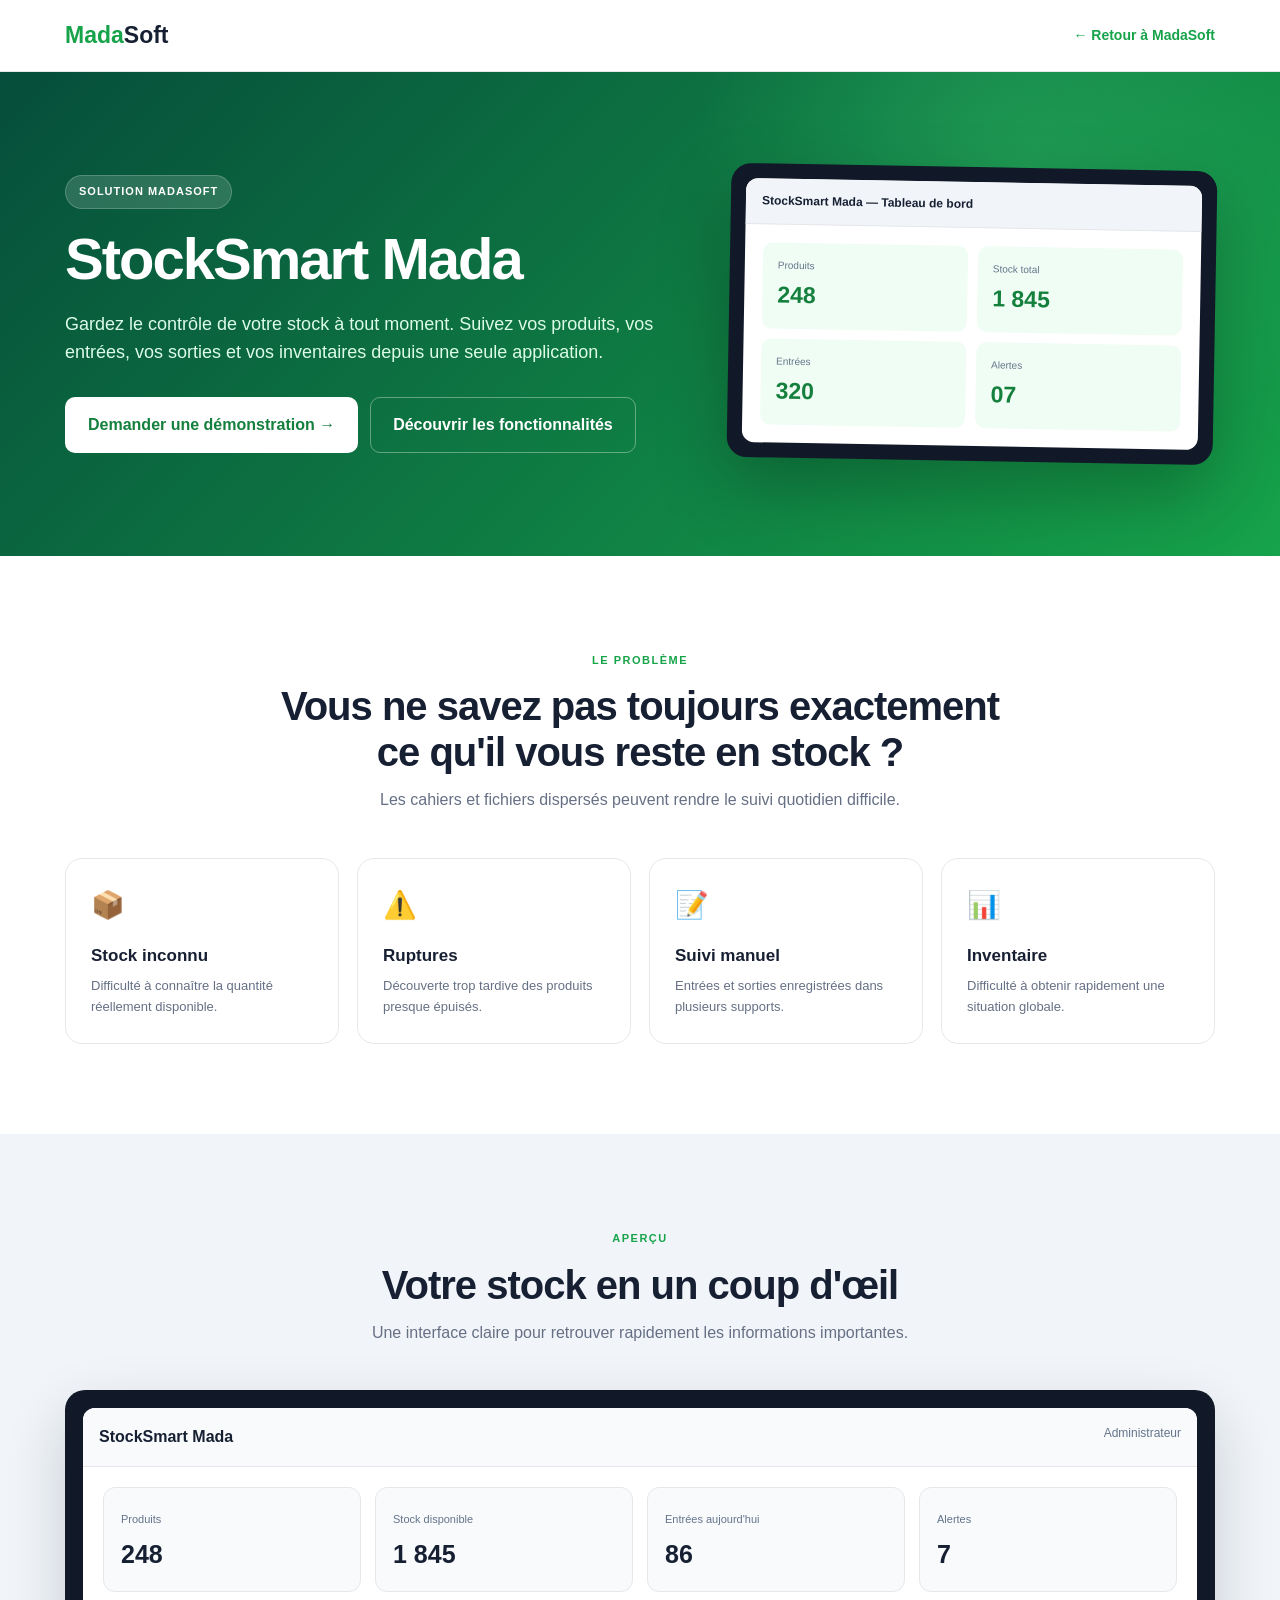
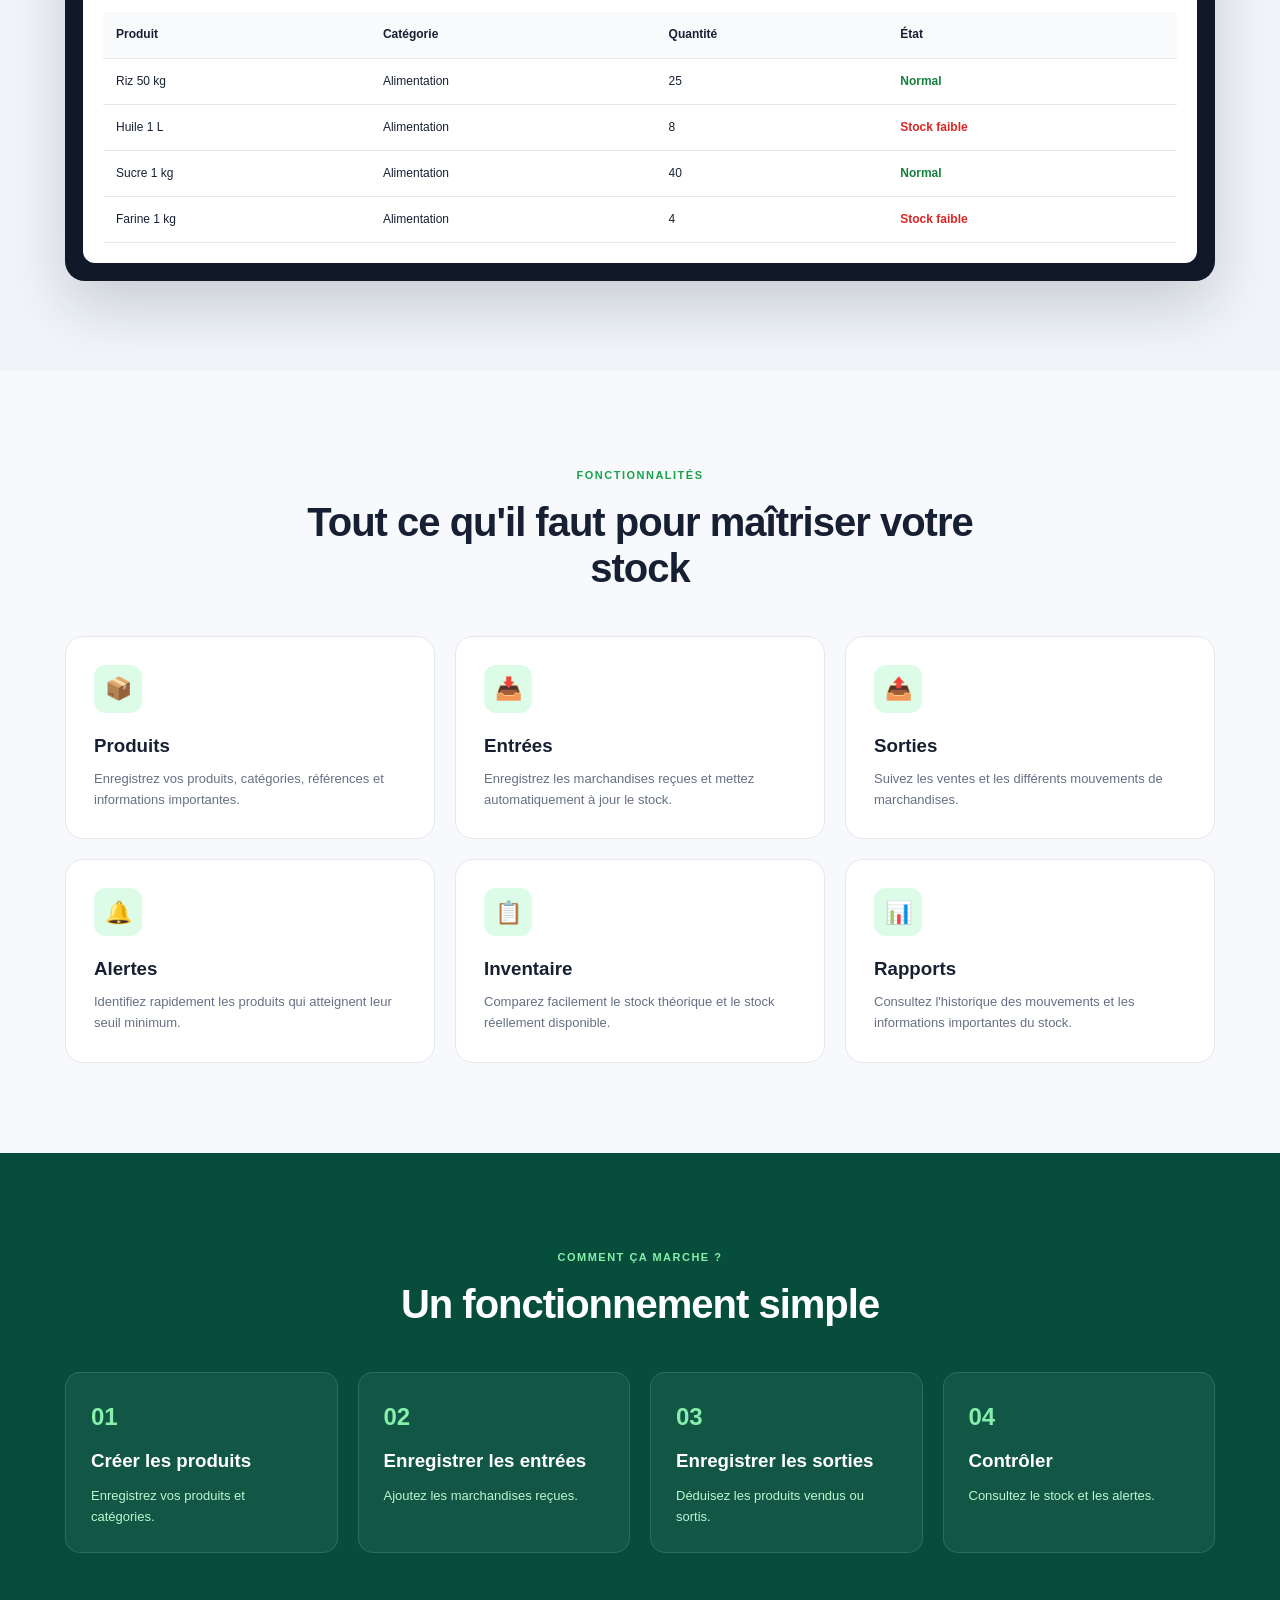
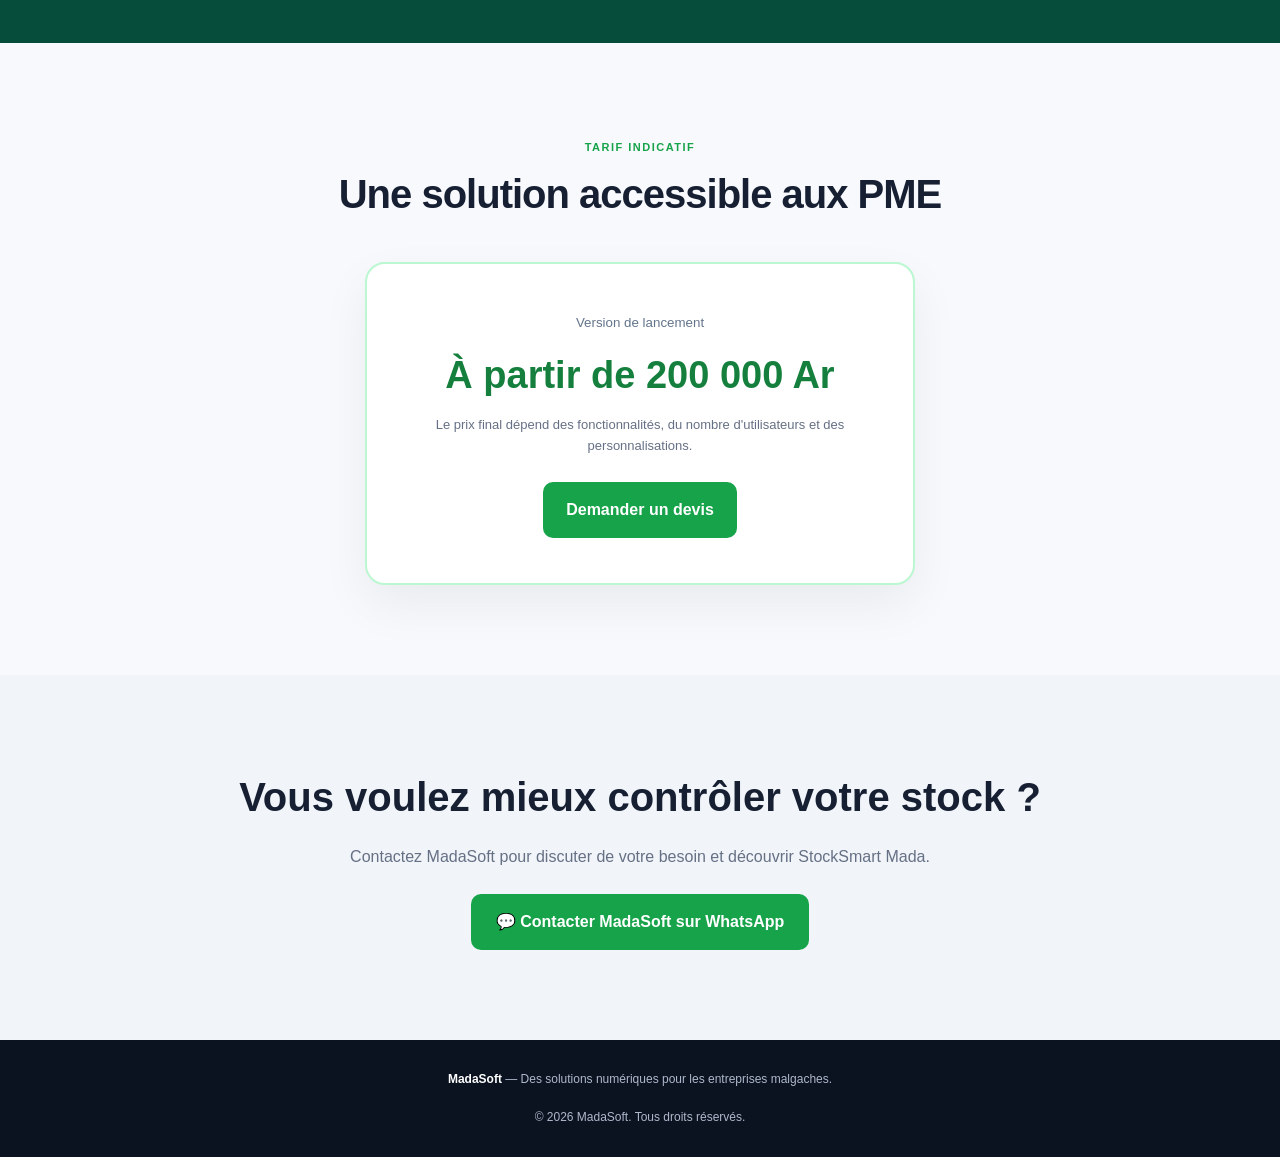
<file: ss/stock-smart-mada.html>
<!DOCTYPE html>
<html lang="fr">
<head>
    <meta charset="UTF-8">
    <meta name="viewport" content="width=device-width, initial-scale=1.0">

    <meta name="description"
          content="StockSmart Mada - Solution simple de gestion de stock pour les entreprises et commerces à Madagascar.">

    <title>StockSmart Mada | Gestion de stock</title>

    <style>

        * {
            margin: 0;
            padding: 0;
            box-sizing: border-box;
        }

        html {
            scroll-behavior: smooth;
        }

        body {
            font-family: Arial, Helvetica, sans-serif;
            background: #f7f9fc;
            color: #172033;
            line-height: 1.6;
        }

        a {
            text-decoration: none;
        }

        .container {
            width: 90%;
            max-width: 1150px;
            margin: auto;
        }

        /* =========================
           NAVBAR
        ========================= */

        nav {
            height: 72px;
            background: white;
            border-bottom: 1px solid #e5e7eb;
            display: flex;
            align-items: center;
        }

        .nav-content {
            display: flex;
            justify-content: space-between;
            align-items: center;
        }

        .logo {
            font-size: 23px;
            font-weight: 800;
            color: #172033;
        }

        .logo span {
            color: #16a34a;
        }

        .back-link {
            color: #16a34a;
            font-weight: 700;
            font-size: 14px;
        }

        /* =========================
           HERO
        ========================= */

        .hero {
            background:
                radial-gradient(circle at 80% 20%, rgba(74,222,128,.25), transparent 30%),
                linear-gradient(135deg, #064e3b, #16a34a);

            color: white;
            padding: 95px 0;
            overflow: hidden;
        }

        .hero-grid {
            display: grid;
            grid-template-columns: 1.1fr .9fr;
            gap: 70px;
            align-items: center;
        }

        .badge {
            display: inline-block;
            padding: 7px 13px;
            background: rgba(255,255,255,.15);
            border: 1px solid rgba(255,255,255,.2);
            border-radius: 30px;
            font-size: 11px;
            font-weight: bold;
            text-transform: uppercase;
            letter-spacing: 1px;
        }

        .hero h1 {
            font-size: 58px;
            line-height: 1.05;
            margin: 20px 0;
            letter-spacing: -2px;
        }

        .hero p {
            max-width: 650px;
            color: #dcfce7;
            font-size: 18px;
        }

        .hero-buttons {
            display: flex;
            gap: 12px;
            flex-wrap: wrap;
            margin-top: 30px;
        }

        .btn {
            display: inline-flex;
            align-items: center;
            justify-content: center;
            padding: 14px 22px;
            border-radius: 10px;
            font-weight: 700;
            border: 1px solid transparent;
            transition: .25s;
        }

        .btn:hover {
            transform: translateY(-2px);
        }

        .btn-white {
            background: white;
            color: #15803d;
        }

        .btn-outline {
            color: white;
            border-color: rgba(255,255,255,.35);
        }

        /* =========================
           HERO MOCKUP
        ========================= */

        .hero-screen {
            background: #111827;
            padding: 15px;
            border-radius: 20px;
            box-shadow: 0 30px 70px rgba(0,0,0,.25);
            transform: rotate(1deg);
        }

        .screen {
            background: white;
            border-radius: 12px;
            overflow: hidden;
            color: #172033;
        }

        .screen-header {
            background: #f1f5f9;
            padding: 13px 16px;
            font-size: 12px;
            font-weight: bold;
            border-bottom: 1px solid #e5e7eb;
        }

        .screen-body {
            padding: 18px;
        }

        .stock-stats {
            display: grid;
            grid-template-columns: repeat(2,1fr);
            gap: 10px;
        }

        .stock-stat {
            padding: 15px;
            border-radius: 10px;
            background: #f0fdf4;
        }

        .stock-stat span {
            display: block;
            color: #64748b;
            font-size: 10px;
        }

        .stock-stat strong {
            display: block;
            color: #15803d;
            font-size: 23px;
            margin-top: 3px;
        }

        /* =========================
           SECTIONS
        ========================= */

        section {
            padding: 90px 0;
        }

        .section-title {
            max-width: 720px;
            margin: 0 auto 45px;
            text-align: center;
        }

        .section-title span {
            color: #16a34a;
            font-size: 11px;
            font-weight: 800;
            letter-spacing: 1.5px;
        }

        .section-title h2 {
            font-size: 40px;
            line-height: 1.15;
            margin: 12px 0;
            letter-spacing: -1px;
        }

        .section-title p {
            color: #667085;
        }

        /* =========================
           PROBLEM
        ========================= */

        .problem {
            background: white;
        }

        .problem-grid {
            display: grid;
            grid-template-columns: repeat(4,1fr);
            gap: 18px;
        }

        .problem-card {
            padding: 25px;
            border: 1px solid #e5e7eb;
            border-radius: 17px;
            background: white;
        }

        .problem-icon {
            font-size: 27px;
            margin-bottom: 15px;
        }

        .problem-card h3 {
            margin-bottom: 7px;
            font-size: 17px;
        }

        .problem-card p {
            font-size: 13px;
            color: #667085;
        }

        /* =========================
           DASHBOARD
        ========================= */

        .dashboard-section {
            background: #f1f5f9;
        }

        .software-window {
            background: #111827;
            padding: 18px;
            border-radius: 20px;
            box-shadow: 0 25px 60px rgba(15,23,42,.18);
        }

        .software {
            background: white;
            border-radius: 12px;
            overflow: hidden;
        }

        .software-top {
            background: #f8fafc;
            border-bottom: 1px solid #e5e7eb;
            padding: 16px;
            display: flex;
            justify-content: space-between;
        }

        .software-title {
            font-weight: bold;
        }

        .software-user {
            color: #64748b;
            font-size: 12px;
        }

        .software-content {
            padding: 20px;
        }

        .dashboard-cards {
            display: grid;
            grid-template-columns: repeat(4,1fr);
            gap: 14px;
            margin-bottom: 20px;
        }

        .dashboard-card {
            padding: 17px;
            background: #f8fafc;
            border: 1px solid #e5e7eb;
            border-radius: 12px;
        }

        .dashboard-card span {
            color: #64748b;
            font-size: 11px;
        }

        .dashboard-card strong {
            display: block;
            font-size: 25px;
            margin-top: 4px;
        }

        .stock-table {
            width: 100%;
            border-collapse: collapse;
        }

        .stock-table th,
        .stock-table td {
            padding: 13px;
            border-bottom: 1px solid #e5e7eb;
            text-align: left;
            font-size: 12px;
        }

        .stock-table th {
            background: #f8fafc;
        }

        .normal {
            color: #15803d;
            font-weight: bold;
        }

        .alert {
            color: #dc2626;
            font-weight: bold;
        }

        /* =========================
           FEATURES
        ========================= */

        .feature-grid {
            display: grid;
            grid-template-columns: repeat(3,1fr);
            gap: 20px;
        }

        .feature {
            padding: 28px;
            border-radius: 18px;
            background: white;
            border: 1px solid #e5e7eb;
            transition: .3s;
        }

        .feature:hover {
            transform: translateY(-5px);
            box-shadow: 0 15px 40px rgba(0,0,0,.07);
        }

        .feature-icon {
            width: 48px;
            height: 48px;
            display: grid;
            place-items: center;
            border-radius: 12px;
            background: #dcfce7;
            margin-bottom: 18px;
            font-size: 22px;
        }

        .feature h3 {
            margin-bottom: 8px;
        }

        .feature p {
            color: #667085;
            font-size: 13px;
        }

        /* =========================
           WORKFLOW
        ========================= */

        .workflow {
            background: #064e3b;
            color: white;
        }

        .workflow-grid {
            display: grid;
            grid-template-columns: repeat(4,1fr);
            gap: 20px;
        }

        .step {
            border: 1px solid rgba(255,255,255,.12);
            background: rgba(255,255,255,.05);
            padding: 25px;
            border-radius: 15px;
        }

        .step-number {
            color: #86efac;
            font-weight: 800;
            font-size: 24px;
        }

        .step h3 {
            margin: 10px 0;
        }

        .step p {
            color: #bbf7d0;
            font-size: 13px;
        }

        /* =========================
           PRICING
        ========================= */

        .price-box {
            max-width: 550px;
            margin: auto;
            text-align: center;
            padding: 45px;
            background: white;
            border: 2px solid #bbf7d0;
            border-radius: 20px;
            box-shadow: 0 20px 50px rgba(0,0,0,.06);
        }

        .price-box small {
            color: #64748b;
        }

        .price {
            font-size: 38px;
            font-weight: 800;
            color: #15803d;
            margin: 10px 0;
        }

        .price-box p {
            color: #667085;
            font-size: 13px;
        }

        /* =========================
           CONTACT
        ========================= */

        .contact {
            background: #f1f5f9;
            text-align: center;
        }

        .contact h2 {
            font-size: 40px;
            margin-bottom: 15px;
        }

        .contact p {
            color: #667085;
        }

        .whatsapp {
            display: inline-block;
            margin-top: 25px;
            padding: 15px 25px;
            border-radius: 10px;
            background: #16a34a;
            color: white;
            font-weight: bold;
        }

        /* =========================
           FOOTER
        ========================= */

        footer {
            background: #0b1220;
            color: #aeb9cb;
            padding: 30px;
            text-align: center;
            font-size: 12px;
        }

        footer strong {
            color: white;
        }

        /* =========================
           RESPONSIVE
        ========================= */

        @media(max-width:900px) {

            .hero-grid {
                grid-template-columns: 1fr;
            }

            .problem-grid,
            .feature-grid,
            .workflow-grid {
                grid-template-columns: repeat(2,1fr);
            }

            .dashboard-cards {
                grid-template-columns: repeat(2,1fr);
            }

        }

        @media(max-width:600px) {

            .hero {
                padding: 65px 0;
            }

            .hero h1 {
                font-size: 39px;
            }

            .problem-grid,
            .feature-grid,
            .workflow-grid,
            .dashboard-cards {
                grid-template-columns: 1fr;
            }

            .section-title h2,
            .contact h2 {
                font-size: 30px;
            }

            .hero-buttons {
                flex-direction: column;
            }

            .btn {
                width: 100%;
            }

            .stock-table {
                font-size: 10px;
            }

            .stock-table th,
            .stock-table td {
                padding: 8px 5px;
            }

        }

    </style>
</head>

<body>

<!-- =========================
     NAVBAR
========================= -->

<nav>
    <div class="container nav-content">

        <a href="index.html" class="logo">
            <span>Mada</span>Soft
        </a>

        <a href="../index.html" class="back-link">
            ← Retour à MadaSoft
        </a>

    </div>
</nav>


<!-- =========================
     HERO
========================= -->

<header class="hero">

    <div class="container hero-grid">

        <div>

            <span class="badge">
                Solution MadaSoft
            </span>

            <h1>
                StockSmart Mada
            </h1>

            <p>
                Gardez le contrôle de votre stock à tout moment.
                Suivez vos produits, vos entrées, vos sorties
                et vos inventaires depuis une seule application.
            </p>

            <div class="hero-buttons">

                <a href="#contact" class="btn btn-white">
                    Demander une démonstration →
                </a>

                <a href="#fonctionnalites" class="btn btn-outline">
                    Découvrir les fonctionnalités
                </a>

            </div>

        </div>


        <!-- MOCKUP -->

        <div class="hero-screen">

            <div class="screen">

                <div class="screen-header">
                    StockSmart Mada — Tableau de bord
                </div>

                <div class="screen-body">

                    <div class="stock-stats">

                        <div class="stock-stat">
                            <span>Produits</span>
                            <strong>248</strong>
                        </div>

                        <div class="stock-stat">
                            <span>Stock total</span>
                            <strong>1 845</strong>
                        </div>

                        <div class="stock-stat">
                            <span>Entrées</span>
                            <strong>320</strong>
                        </div>

                        <div class="stock-stat">
                            <span>Alertes</span>
                            <strong>07</strong>
                        </div>

                    </div>

                </div>

            </div>

        </div>

    </div>

</header>


<!-- =========================
     PROBLEME
========================= -->

<section class="problem">

    <div class="container">

        <div class="section-title">

            <span>LE PROBLÈME</span>

            <h2>
                Vous ne savez pas toujours exactement
                ce qu'il vous reste en stock ?
            </h2>

            <p>
                Les cahiers et fichiers dispersés peuvent rendre
                le suivi quotidien difficile.
            </p>

        </div>


        <div class="problem-grid">

            <div class="problem-card">
                <div class="problem-icon">📦</div>
                <h3>Stock inconnu</h3>
                <p>
                    Difficulté à connaître la quantité réellement disponible.
                </p>
            </div>

            <div class="problem-card">
                <div class="problem-icon">⚠️</div>
                <h3>Ruptures</h3>
                <p>
                    Découverte trop tardive des produits presque épuisés.
                </p>
            </div>

            <div class="problem-card">
                <div class="problem-icon">📝</div>
                <h3>Suivi manuel</h3>
                <p>
                    Entrées et sorties enregistrées dans plusieurs supports.
                </p>
            </div>

            <div class="problem-card">
                <div class="problem-icon">📊</div>
                <h3>Inventaire</h3>
                <p>
                    Difficulté à obtenir rapidement une situation globale.
                </p>
            </div>

        </div>

    </div>

</section>


<!-- =========================
     DASHBOARD
========================= -->

<section class="dashboard-section">

    <div class="container">

        <div class="section-title">

            <span>APERÇU</span>

            <h2>
                Votre stock en un coup d'œil
            </h2>

            <p>
                Une interface claire pour retrouver rapidement
                les informations importantes.
            </p>

        </div>


        <div class="software-window">

            <div class="software">

                <div class="software-top">

                    <span class="software-title">
                        StockSmart Mada
                    </span>

                    <span class="software-user">
                        Administrateur
                    </span>

                </div>


                <div class="software-content">

                    <div class="dashboard-cards">

                        <div class="dashboard-card">
                            <span>Produits</span>
                            <strong>248</strong>
                        </div>

                        <div class="dashboard-card">
                            <span>Stock disponible</span>
                            <strong>1 845</strong>
                        </div>

                        <div class="dashboard-card">
                            <span>Entrées aujourd'hui</span>
                            <strong>86</strong>
                        </div>

                        <div class="dashboard-card">
                            <span>Alertes</span>
                            <strong>7</strong>
                        </div>

                    </div>


                    <table class="stock-table">

                        <thead>

                            <tr>
                                <th>Produit</th>
                                <th>Catégorie</th>
                                <th>Quantité</th>
                                <th>État</th>
                            </tr>

                        </thead>

                        <tbody>

                            <tr>
                                <td>Riz 50 kg</td>
                                <td>Alimentation</td>
                                <td>25</td>
                                <td class="normal">Normal</td>
                            </tr>

                            <tr>
                                <td>Huile 1 L</td>
                                <td>Alimentation</td>
                                <td>8</td>
                                <td class="alert">Stock faible</td>
                            </tr>

                            <tr>
                                <td>Sucre 1 kg</td>
                                <td>Alimentation</td>
                                <td>40</td>
                                <td class="normal">Normal</td>
                            </tr>

                            <tr>
                                <td>Farine 1 kg</td>
                                <td>Alimentation</td>
                                <td>4</td>
                                <td class="alert">Stock faible</td>
                            </tr>

                        </tbody>

                    </table>

                </div>

            </div>

        </div>

    </div>

</section>


<!-- =========================
     FONCTIONNALITES
========================= -->

<section id="fonctionnalites">

    <div class="container">

        <div class="section-title">

            <span>FONCTIONNALITÉS</span>

            <h2>
                Tout ce qu'il faut pour maîtriser votre stock
            </h2>

        </div>


        <div class="feature-grid">

            <div class="feature">

                <div class="feature-icon">📦</div>

                <h3>Produits</h3>

                <p>
                    Enregistrez vos produits, catégories,
                    références et informations importantes.
                </p>

            </div>


            <div class="feature">

                <div class="feature-icon">📥</div>

                <h3>Entrées</h3>

                <p>
                    Enregistrez les marchandises reçues
                    et mettez automatiquement à jour le stock.
                </p>

            </div>


            <div class="feature">

                <div class="feature-icon">📤</div>

                <h3>Sorties</h3>

                <p>
                    Suivez les ventes et les différents mouvements
                    de marchandises.
                </p>

            </div>


            <div class="feature">

                <div class="feature-icon">🔔</div>

                <h3>Alertes</h3>

                <p>
                    Identifiez rapidement les produits
                    qui atteignent leur seuil minimum.
                </p>

            </div>


            <div class="feature">

                <div class="feature-icon">📋</div>

                <h3>Inventaire</h3>

                <p>
                    Comparez facilement le stock théorique
                    et le stock réellement disponible.
                </p>

            </div>


            <div class="feature">

                <div class="feature-icon">📊</div>

                <h3>Rapports</h3>

                <p>
                    Consultez l'historique des mouvements
                    et les informations importantes du stock.
                </p>

            </div>

        </div>

    </div>

</section>


<!-- =========================
     WORKFLOW
========================= -->

<section class="workflow">

    <div class="container">

        <div class="section-title">

            <span style="color:#86efac">
                COMMENT ÇA MARCHE ?
            </span>

            <h2>
                Un fonctionnement simple
            </h2>

        </div>


        <div class="workflow-grid">

            <div class="step">
                <div class="step-number">01</div>
                <h3>Créer les produits</h3>
                <p>
                    Enregistrez vos produits et catégories.
                </p>
            </div>

            <div class="step">
                <div class="step-number">02</div>
                <h3>Enregistrer les entrées</h3>
                <p>
                    Ajoutez les marchandises reçues.
                </p>
            </div>

            <div class="step">
                <div class="step-number">03</div>
                <h3>Enregistrer les sorties</h3>
                <p>
                    Déduisez les produits vendus ou sortis.
                </p>
            </div>

            <div class="step">
                <div class="step-number">04</div>
                <h3>Contrôler</h3>
                <p>
                    Consultez le stock et les alertes.
                </p>
            </div>

        </div>

    </div>

</section>


<!-- =========================
     TARIF
========================= -->

<section>

    <div class="container">

        <div class="section-title">

            <span>TARIF INDICATIF</span>

            <h2>
                Une solution accessible aux PME
            </h2>

        </div>


        <div class="price-box">

            <small>
                Version de lancement
            </small>

            <div class="price">
                À partir de 200 000 Ar
            </div>

            <p>
                Le prix final dépend des fonctionnalités,
                du nombre d'utilisateurs et des personnalisations.
            </p>

            <a href="#contact" class="btn"
               style="background:#16a34a;color:white;margin-top:25px">
                Demander un devis
            </a>

        </div>

    </div>

</section>


<!-- =========================
     CONTACT
========================= -->

<section class="contact" id="contact">

    <div class="container">

        <h2>
            Vous voulez mieux contrôler votre stock ?
        </h2>

        <p>
            Contactez MadaSoft pour discuter de votre besoin
            et découvrir StockSmart Mada.
        </p>

        <!-- REMPLACER XXXXXXXXX PAR TON NUMERO WHATSAPP -->

        <a
            class="whatsapp"
            href="https://wa.me/261XXXXXXXXX"
            target="_blank">

            💬 Contacter MadaSoft sur WhatsApp

        </a>

    </div>

</section>


<!-- =========================
     FOOTER
========================= -->

<footer>

    <strong>MadaSoft</strong>

    — Des solutions numériques pour les entreprises malgaches.

    <br><br>

    © 2026 MadaSoft. Tous droits réservés.

</footer>


</body>
</html>
</file>
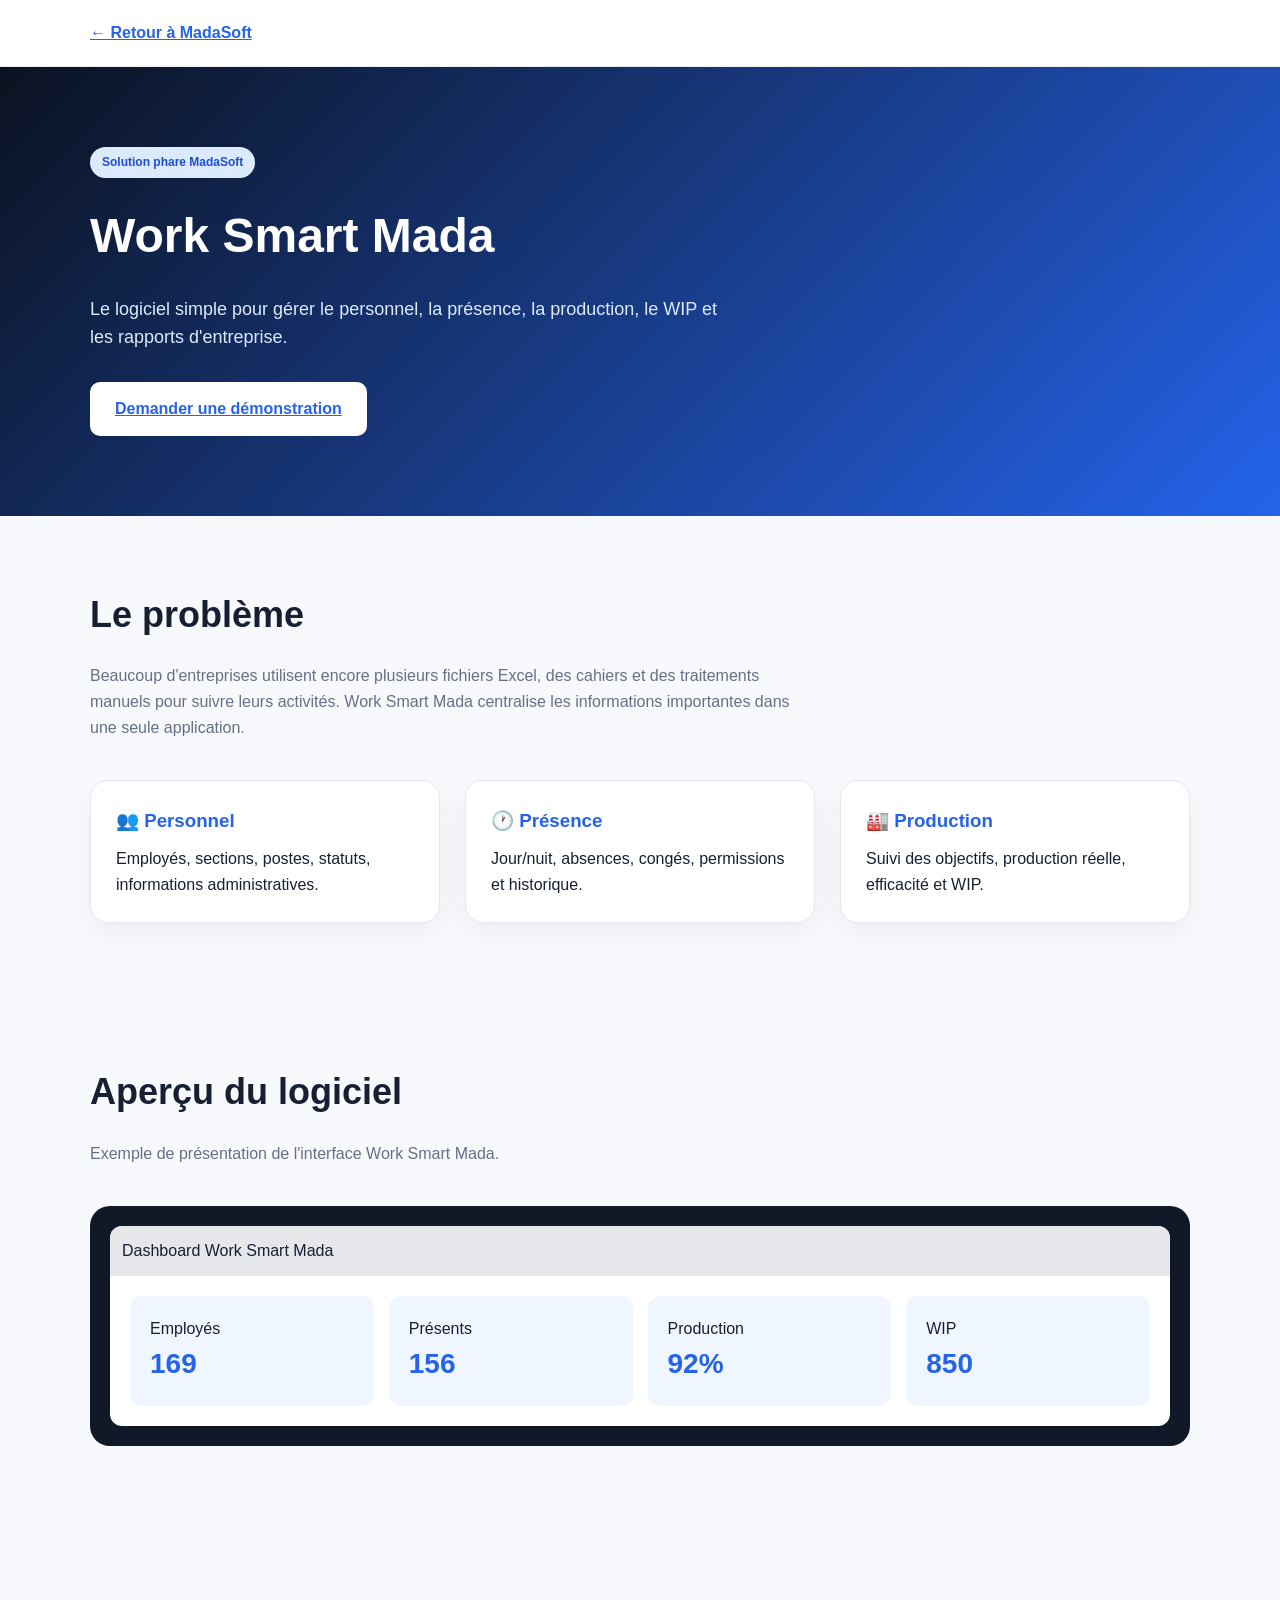
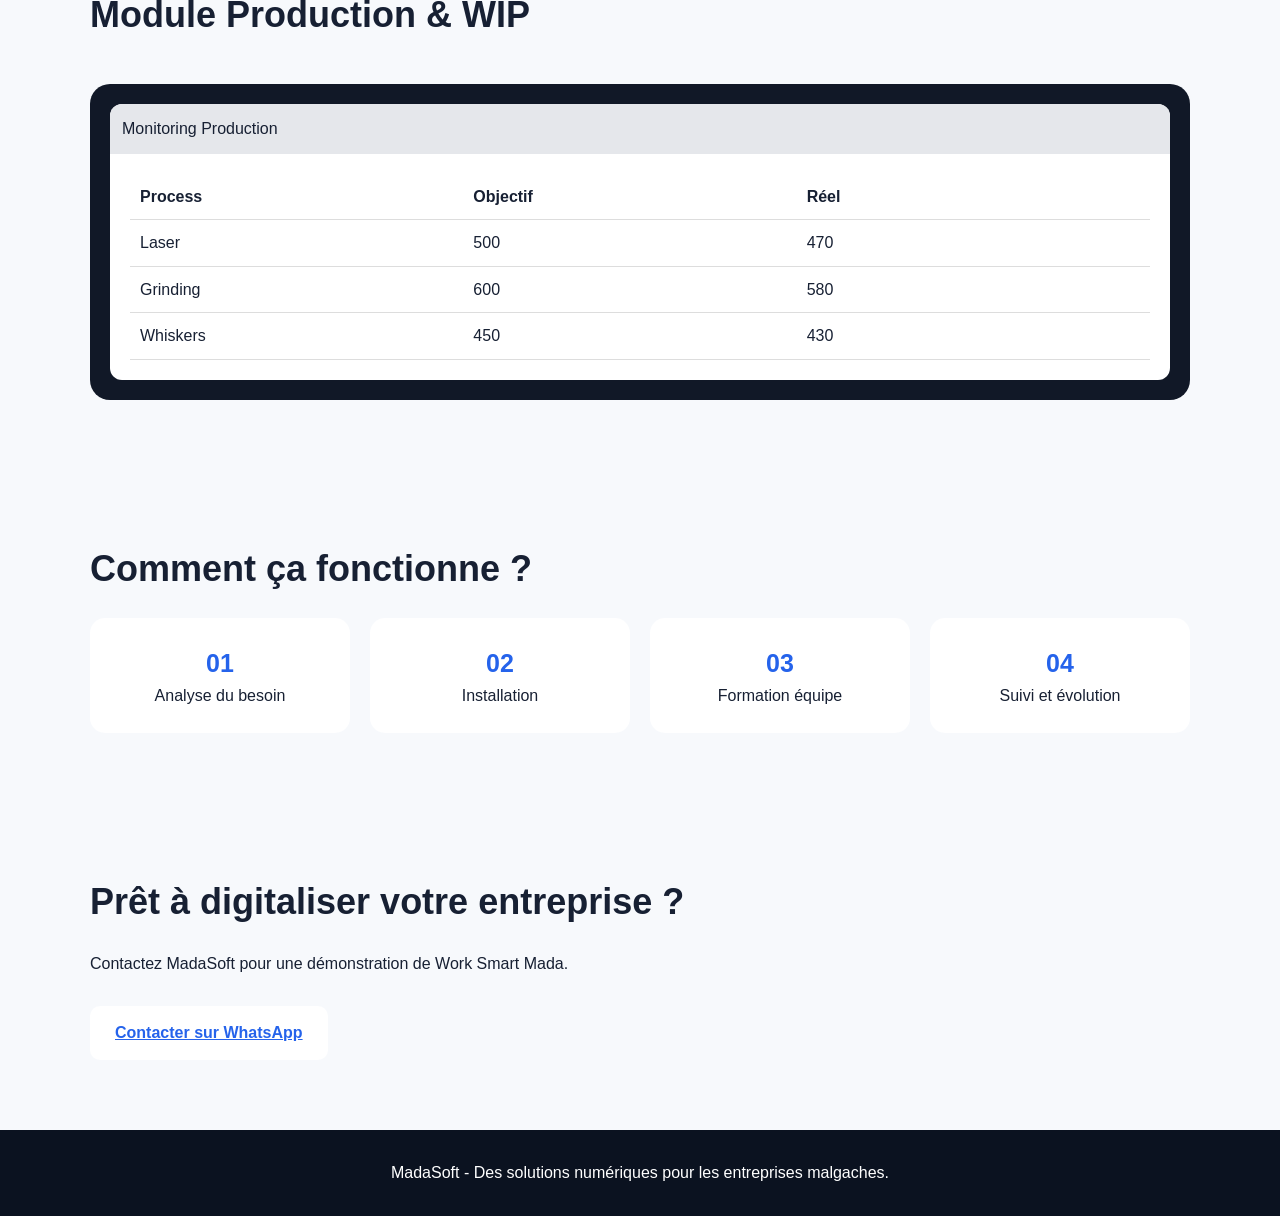
<file: ws/work-smart-mada.html>
<!DOCTYPE html>
<html lang="fr">
<head>
<meta charset="UTF-8">
<meta name="viewport" content="width=device-width, initial-scale=1.0">
<title>Work Smart Mada | Gestion du personnel et production</title>
<style>
*{box-sizing:border-box;margin:0;padding:0}
body{font-family:Arial,Helvetica,sans-serif;color:#172033;background:#f7f9fc;line-height:1.6}
.container{width:min(1100px,92%);margin:auto}
header{padding:80px 0;background:linear-gradient(135deg,#0b1220,#2563eb);color:white}
.badge{display:inline-block;background:#dbeafe;color:#1d4ed8;padding:6px 12px;border-radius:20px;font-size:12px;font-weight:bold}
header h1{font-size:48px;margin:20px 0}
header p{max-width:650px;font-size:18px;color:#dbeafe}
.btn{display:inline-block;margin-top:30px;padding:14px 25px;border-radius:10px;background:white;color:#2563eb;font-weight:bold}
section{padding:70px 0}
h2{font-size:36px;margin-bottom:20px}
.subtitle{color:#667085;max-width:700px}
.grid{display:grid;grid-template-columns:repeat(3,1fr);gap:25px;margin-top:40px}
.card{background:white;border:1px solid #e5e7eb;border-radius:18px;padding:25px;box-shadow:0 10px 30px rgba(0,0,0,.05)}
.card h3{margin-bottom:10px;color:#2563eb}
.mockup{background:#111827;border-radius:20px;padding:20px;margin-top:40px;color:white}
.window{background:white;color:#172033;border-radius:12px;overflow:hidden}
.top{background:#e5e7eb;padding:12px}
.table{padding:20px}
.row{display:grid;grid-template-columns:1fr 1fr 1fr;padding:10px;border-bottom:1px solid #ddd}
.dashboard{display:grid;grid-template-columns:repeat(4,1fr);gap:15px;padding:20px}
.stat{background:#eff6ff;padding:20px;border-radius:12px}
.stat strong{font-size:28px;display:block;color:#2563eb}
.workflow{display:grid;grid-template-columns:repeat(4,1fr);gap:20px}
.step{background:white;padding:25px;border-radius:15px;text-align:center}
.step span{color:#2563eb;font-weight:bold;font-size:25px}
footer{background:#0b1220;color:white;padding:30px;text-align:center}
@media(max-width:800px){
.grid,.workflow,.dashboard{grid-template-columns:1fr}
header h1{font-size:35px}
}
</style>
</head>

<body>
<nav style="
padding:20px;
background:white;
border-bottom:1px solid #eee;
">
<div class="container">
<a href="../index.html" style="
color:#2563eb;
font-weight:bold;
">
← Retour à MadaSoft
</a>
</div>
</nav>

<header>
<div class="container">
<span class="badge">Solution phare MadaSoft</span>
<h1>Work Smart Mada</h1>
<p>
Le logiciel simple pour gérer le personnel, la présence,
la production, le WIP et les rapports d'entreprise.
</p>
<a class="btn" href="#contact">Demander une démonstration</a>
</div>
</header>

<section>
<div class="container">
<h2>Le problème</h2>
<p class="subtitle">
Beaucoup d'entreprises utilisent encore plusieurs fichiers Excel,
des cahiers et des traitements manuels pour suivre leurs activités.
Work Smart Mada centralise les informations importantes dans une seule application.
</p>

<div class="grid">
<div class="card">
<h3>👥 Personnel</h3>
<p>Employés, sections, postes, statuts, informations administratives.</p>
</div>

<div class="card">
<h3>🕐 Présence</h3>
<p>Jour/nuit, absences, congés, permissions et historique.</p>
</div>

<div class="card">
<h3>🏭 Production</h3>
<p>Suivi des objectifs, production réelle, efficacité et WIP.</p>
</div>
</div>
</div>
</section>

<section>
<div class="container">
<h2>Aperçu du logiciel</h2>
<p class="subtitle">
Exemple de présentation de l'interface Work Smart Mada.
</p>

<div class="mockup">

<div class="window">
<div class="top">
Dashboard Work Smart Mada
</div>

<div class="dashboard">
<div class="stat">
Employés
<strong>169</strong>
</div>
<div class="stat">
Présents
<strong>156</strong>
</div>
<div class="stat">
Production
<strong>92%</strong>
</div>
<div class="stat">
WIP
<strong>850</strong>
</div>
</div>

</div>

</div>
</div>
</section>


<section>
<div class="container">
<h2>Module Production & WIP</h2>

<div class="mockup">
<div class="window">

<div class="top">
Monitoring Production
</div>

<div class="table">
<div class="row">
<strong>Process</strong>
<strong>Objectif</strong>
<strong>Réel</strong>
</div>

<div class="row">
<span>Laser</span>
<span>500</span>
<span>470</span>
</div>

<div class="row">
<span>Grinding</span>
<span>600</span>
<span>580</span>
</div>

<div class="row">
<span>Whiskers</span>
<span>450</span>
<span>430</span>
</div>

</div>

</div>
</div>

</div>
</section>


<section>
<div class="container">
<h2>Comment ça fonctionne ?</h2>

<div class="workflow">

<div class="step">
<span>01</span>
<p>Analyse du besoin</p>
</div>

<div class="step">
<span>02</span>
<p>Installation</p>
</div>

<div class="step">
<span>03</span>
<p>Formation équipe</p>
</div>

<div class="step">
<span>04</span>
<p>Suivi et évolution</p>
</div>

</div>

</div>
</section>


<section id="contact">
<div class="container">
<h2>Prêt à digitaliser votre entreprise ?</h2>
<p>
Contactez MadaSoft pour une démonstration de Work Smart Mada.
</p>
<a class="btn" href="https://wa.me/261XXXXXXXXX">
Contacter sur WhatsApp
</a>
</div>
</section>


<footer>
MadaSoft - Des solutions numériques pour les entreprises malgaches.
</footer>

</body>
</html>
</file>
<file: style.css>
*{margin:0;padding:0;box-sizing:border-box}
:root{--bg:#f7f9fc;--white:#fff;--text:#111827;--muted:#667085;--line:#e6eaf0;--primary:#2563eb;--primary-dark:#1749b7;--dark:#0b1220;--green:#16a34a;--purple:#7c3aed;--shadow:0 18px 50px rgba(16,24,40,.08)}
html{scroll-behavior:smooth}
body{font-family:Inter,Arial,sans-serif;color:var(--text);background:var(--bg);line-height:1.6;overflow-x:hidden}
a{text-decoration:none;color:inherit}
.container{width:min(1140px,92%);margin:auto}
.header{position:fixed;top:0;left:0;right:0;z-index:100;background:rgba(255,255,255,.86);backdrop-filter:blur(14px);border-bottom:1px solid rgba(230,234,240,.8)}
.navbar{height:76px;display:flex;align-items:center;justify-content:space-between}
.logo{font-size:25px;font-weight:800;letter-spacing:-1px}.logo span{color:var(--primary)}
.nav-links{display:flex;align-items:center;gap:30px;font-size:14px;font-weight:600;color:#475467}.nav-links a{transition:.25s}.nav-links a:hover{color:var(--primary)}
.nav-cta{padding:11px 18px;border-radius:10px;background:var(--text);color:white!important}
.menu-toggle{display:none;border:0;background:none;font-size:25px;color:var(--text);cursor:pointer}
.hero{position:relative;padding:155px 0 100px;background:linear-gradient(180deg,#fff 0%,#f7f9fc 100%);overflow:hidden}
.hero-grid{display:grid;grid-template-columns:1.04fr .96fr;gap:70px;align-items:center}
.eyebrow,.section-tag{display:inline-flex;align-items:center;gap:8px;font-size:12px;font-weight:800;letter-spacing:1.4px;color:var(--primary)}
.pulse{width:8px;height:8px;border-radius:50%;background:#22c55e;box-shadow:0 0 0 5px rgba(34,197,94,.12)}
.hero h1{font-size:clamp(43px,5.2vw,70px);line-height:1.04;letter-spacing:-3px;margin:22px 0}.hero h1 span{color:var(--primary)}
.hero-text{font-size:18px;color:var(--muted);max-width:620px}.hero-actions{display:flex;gap:13px;flex-wrap:wrap;margin:32px 0}
.btn{display:inline-flex;justify-content:center;align-items:center;gap:12px;padding:14px 21px;border-radius:11px;font-weight:700;font-size:14px;border:1px solid transparent;transition:.25s;cursor:pointer}.btn:hover{transform:translateY(-2px)}
.btn-primary{background:var(--primary);color:#fff;box-shadow:0 10px 24px rgba(37,99,235,.22)}.btn-primary:hover{background:var(--primary-dark)}
.btn-secondary{background:#fff;border-color:var(--line);color:var(--text)}.btn-secondary:hover{border-color:#c9d2df}
.btn-light{background:#fff;color:var(--text)}
.full{width:100%}
.trust-row{display:flex;gap:32px;margin-top:42px}.trust-row div{display:flex;flex-direction:column}.trust-row strong{font-size:21px}.trust-row span{font-size:12px;color:var(--muted)}
.hero-glow{position:absolute;border-radius:50%;filter:blur(80px);opacity:.18;pointer-events:none}.glow-one{width:300px;height:300px;background:#4f7cff;top:50px;left:-130px}.glow-two{width:350px;height:350px;background:#9b7bff;right:-170px;bottom:-100px}
.dashboard-card{background:rgba(255,255,255,.92);border:1px solid var(--line);border-radius:24px;padding:25px;box-shadow:0 30px 70px rgba(37,55,80,.12);transform:rotate(1.2deg);position:relative}.dash-top{display:flex;justify-content:space-between;align-items:flex-start}.mini-label{font-size:9px;letter-spacing:1.4px;color:#98a2b3;font-weight:800}.dash-top h3{font-size:20px;margin-top:5px}.status-dot{width:10px;height:10px;background:#22c55e;border-radius:50%;box-shadow:0 0 0 6px rgba(34,197,94,.1)}
.metric-grid{display:grid;grid-template-columns:1fr 1fr;gap:12px;margin:22px 0}.metric-card{background:#f8fafc;border:1px solid #edf0f4;border-radius:14px;padding:16px}.metric-card span{display:block;font-size:11px;color:var(--muted)}.metric-card strong{font-size:26px;display:block;margin:4px 0}.metric-card small{color:#16a34a;font-size:10px}
.chart-box{border:1px solid #edf0f4;border-radius:15px;padding:17px}.chart-head{display:flex;justify-content:space-between;font-size:11px;color:var(--muted);font-weight:600}.chart-head span:last-child{color:var(--primary)}.bars{height:130px;display:flex;align-items:flex-end;gap:11px;padding-top:20px}.bars i{display:block;flex:1;background:linear-gradient(to top,#2563eb,#7ca4ff);border-radius:5px 5px 2px 2px;animation:barIn .9s ease both}.bars i:nth-child(2){animation-delay:.08s}.bars i:nth-child(3){animation-delay:.16s}.bars i:nth-child(4){animation-delay:.24s}.bars i:nth-child(5){animation-delay:.32s}.bars i:nth-child(6){animation-delay:.4s}.bars i:nth-child(7){animation-delay:.48s}
.section{padding:105px 0}.section-heading{text-align:center;max-width:720px;margin:0 auto 55px}.section-heading h2,.why-content h2,.about-content h2,.contact-copy h2{font-size:clamp(31px,4vw,46px);line-height:1.12;letter-spacing:-1.7px;margin:13px 0}.section-heading p,.about-content p,.contact-copy>p{color:var(--muted)}
.product-grid{display:grid;grid-template-columns:repeat(3,1fr);gap:20px}.product-card{background:#fff;border:1px solid var(--line);border-radius:20px;padding:27px;box-shadow:0 10px 30px rgba(16,24,40,.04);transition:.3s}.product-card:hover{transform:translateY(-7px);box-shadow:var(--shadow)}.product-card.featured{border-color:#b9d0ff;box-shadow:0 15px 40px rgba(37,99,235,.09)}
.product-top{display:flex;align-items:center;justify-content:space-between;gap:8px}.product-icon{width:49px;height:49px;border-radius:13px;display:grid;place-items:center;color:white;font-weight:800;font-size:13px}.icon-blue{background:var(--primary)}.icon-green{background:var(--green)}.icon-purple{background:var(--purple)}
.badge{font-size:9px;text-transform:uppercase;font-weight:800;letter-spacing:.5px;padding:6px 8px;border-radius:20px}.available{background:#eaf7ee;color:#15803d}.coming{background:#f1f3f6;color:#667085}
.product-card h3{font-size:23px;margin:23px 0 3px}.product-subtitle{font-size:12px;color:var(--primary);font-weight:700}.product-card>p:not(.product-subtitle){color:var(--muted);font-size:14px;margin:14px 0 20px}.product-card ul,.price-card ul{list-style:none;border-top:1px solid var(--line);padding-top:18px;margin-bottom:22px}.product-card li,.price-card li{font-size:13px;color:#475467;margin:10px 0}.product-card li:before,.price-card li:before{content:"✓";color:var(--green);font-weight:800;margin-right:9px}.product-link{font-size:13px;font-weight:800;color:var(--primary)}.product-link span{margin-left:5px}
.dark-section{background:var(--dark);color:#fff}.why-grid{display:grid;grid-template-columns:1fr 1fr;gap:90px;align-items:center}.section-tag.light{color:#91b5ff}.why-content p{color:#aeb9cb;max-width:520px;margin-bottom:28px}.benefits{display:grid;gap:0}.benefit{display:flex;gap:20px;padding:23px 0;border-bottom:1px solid rgba(255,255,255,.1)}.benefit:first-child{border-top:1px solid rgba(255,255,255,.1)}.benefit-number{font-size:11px;color:#91b5ff;font-weight:800;padding-top:4px}.benefit h3{font-size:18px}.benefit p{font-size:13px;color:#98a5b8;margin-top:4px}
.pricing-grid{display:grid;grid-template-columns:repeat(3,1fr);gap:20px}.price-card{background:#fff;border:1px solid var(--line);border-radius:20px;padding:30px;position:relative}.price-card.price-featured{border:2px solid var(--primary);box-shadow:0 20px 50px rgba(37,99,235,.12)}.price-label{font-size:11px;font-weight:800;letter-spacing:1.3px;color:#667085}.price-card h3{font-size:25px;margin:18px 0 8px}.price-card h3 strong{display:block;font-size:29px}.price-card p{font-size:13px;color:var(--muted);min-height:62px}.popular{position:absolute;top:-12px;right:20px;background:var(--primary);color:white;border-radius:20px;padding:6px 10px;font-size:9px;font-weight:800}.price-note{text-align:center;color:#98a2b3;font-size:11px;margin-top:20px}
.about-section{background:#fff}.about-grid{display:grid;grid-template-columns:.9fr 1.1fr;gap:90px;align-items:center}.about-visual{display:grid;place-items:center}.about-box{width:min(380px,100%);aspect-ratio:1/1;border-radius:28px;background:linear-gradient(145deg,#0b1220,#17284a);color:#fff;display:flex;flex-direction:column;justify-content:center;align-items:center;text-align:center;padding:40px;box-shadow:0 30px 70px rgba(16,24,40,.18)}.about-logo{width:76px;height:76px;border-radius:22px;background:var(--primary);display:grid;place-items:center;font-size:40px;font-weight:800;margin-bottom:22px}.about-box span{font-size:10px;letter-spacing:2px;color:#91b5ff;font-weight:800}.about-box strong{font-size:35px;margin:8px}.about-box p{font-size:13px;color:#b8c2d1}.about-content p{margin:14px 0}.about-points{display:grid;grid-template-columns:1fr 1fr;gap:10px;margin-top:25px}.about-points span{font-size:13px;font-weight:600}
.contact-section{background:#f1f5f9}.contact-grid{display:grid;grid-template-columns:.8fr 1.2fr;gap:70px;align-items:start}.contact-info{margin-top:30px;display:grid;gap:17px}.contact-info>div{display:flex;gap:13px;align-items:center}.contact-info span{width:40px;height:40px;border-radius:11px;background:#fff;display:grid;place-items:center}.contact-info strong,.contact-info small{display:block}.contact-info strong{font-size:13px}.contact-info small{color:var(--muted);font-size:12px}.contact-form{background:#fff;border:1px solid var(--line);border-radius:20px;padding:28px;box-shadow:var(--shadow)}.form-row{display:grid;grid-template-columns:1fr 1fr;gap:15px}label{display:block;font-size:12px;font-weight:700;margin-bottom:16px}input,select,textarea{width:100%;font:inherit;font-size:13px;border:1px solid #dfe4ea;border-radius:10px;padding:12px 13px;margin-top:7px;outline:none;background:#fff;transition:.2s}input:focus,select:focus,textarea:focus{border-color:var(--primary);box-shadow:0 0 0 3px rgba(37,99,235,.1)}textarea{resize:vertical}.form-note{font-size:10px;color:#98a2b3;text-align:center;margin-top:12px}.success-message{display:none;margin-top:13px;background:#ecfdf3;color:#15803d;padding:11px;border-radius:9px;font-size:12px;text-align:center}
.footer{background:#080e19;color:#a9b4c5;padding:35px 0}.footer-inner{display:grid;grid-template-columns:1.5fr 1fr auto;align-items:center;gap:25px}.footer-logo{color:#fff}.footer p{font-size:11px;margin-top:7px}.footer-links{display:flex;gap:20px;justify-content:center;font-size:12px}.copyright{font-size:11px;text-align:right}
.reveal{opacity:0;transform:translateY(24px);transition:opacity .7s ease,transform .7s ease}.reveal.visible{opacity:1;transform:none}.delay-1{transition-delay:.1s}.delay-2{transition-delay:.2s}
@keyframes barIn{from{transform:scaleY(0);transform-origin:bottom}to{transform:scaleY(1)}}

@media(max-width:900px){
  .nav-links{position:absolute;top:76px;left:0;right:0;background:#fff;border-bottom:1px solid var(--line);padding:20px;display:none;flex-direction:column;align-items:stretch;gap:8px}.nav-links.open{display:flex}.nav-links a{padding:10px}.nav-cta{text-align:center}
  .menu-toggle{display:block}.hero-grid,.why-grid,.about-grid,.contact-grid{grid-template-columns:1fr}.hero{padding-top:125px}.hero-grid{gap:45px}.dashboard-card{max-width:600px;margin:auto}.why-grid{gap:50px}.about-grid{gap:45px}.about-visual{order:2}
  .product-grid,.pricing-grid{grid-template-columns:1fr}.product-card,.price-card{max-width:620px;margin:auto;width:100%}.pricing-grid{gap:18px}.price-card p{min-height:auto}.footer-inner{grid-template-columns:1fr;text-align:center}.footer-links{justify-content:center}.copyright{text-align:center}
}
@media(max-width:560px){
  .hero h1{letter-spacing:-2px}.hero-text{font-size:16px}.hero-actions{flex-direction:column}.btn{width:100%}.trust-row{gap:20px;justify-content:space-between}.metric-grid{gap:8px}.metric-card{padding:12px}.metric-card strong{font-size:22px}.dashboard-card{padding:17px}.form-row{grid-template-columns:1fr}.section{padding:78px 0}.section-heading{margin-bottom:38px}.about-points{grid-template-columns:1fr}.contact-form{padding:20px}
}
</file>
